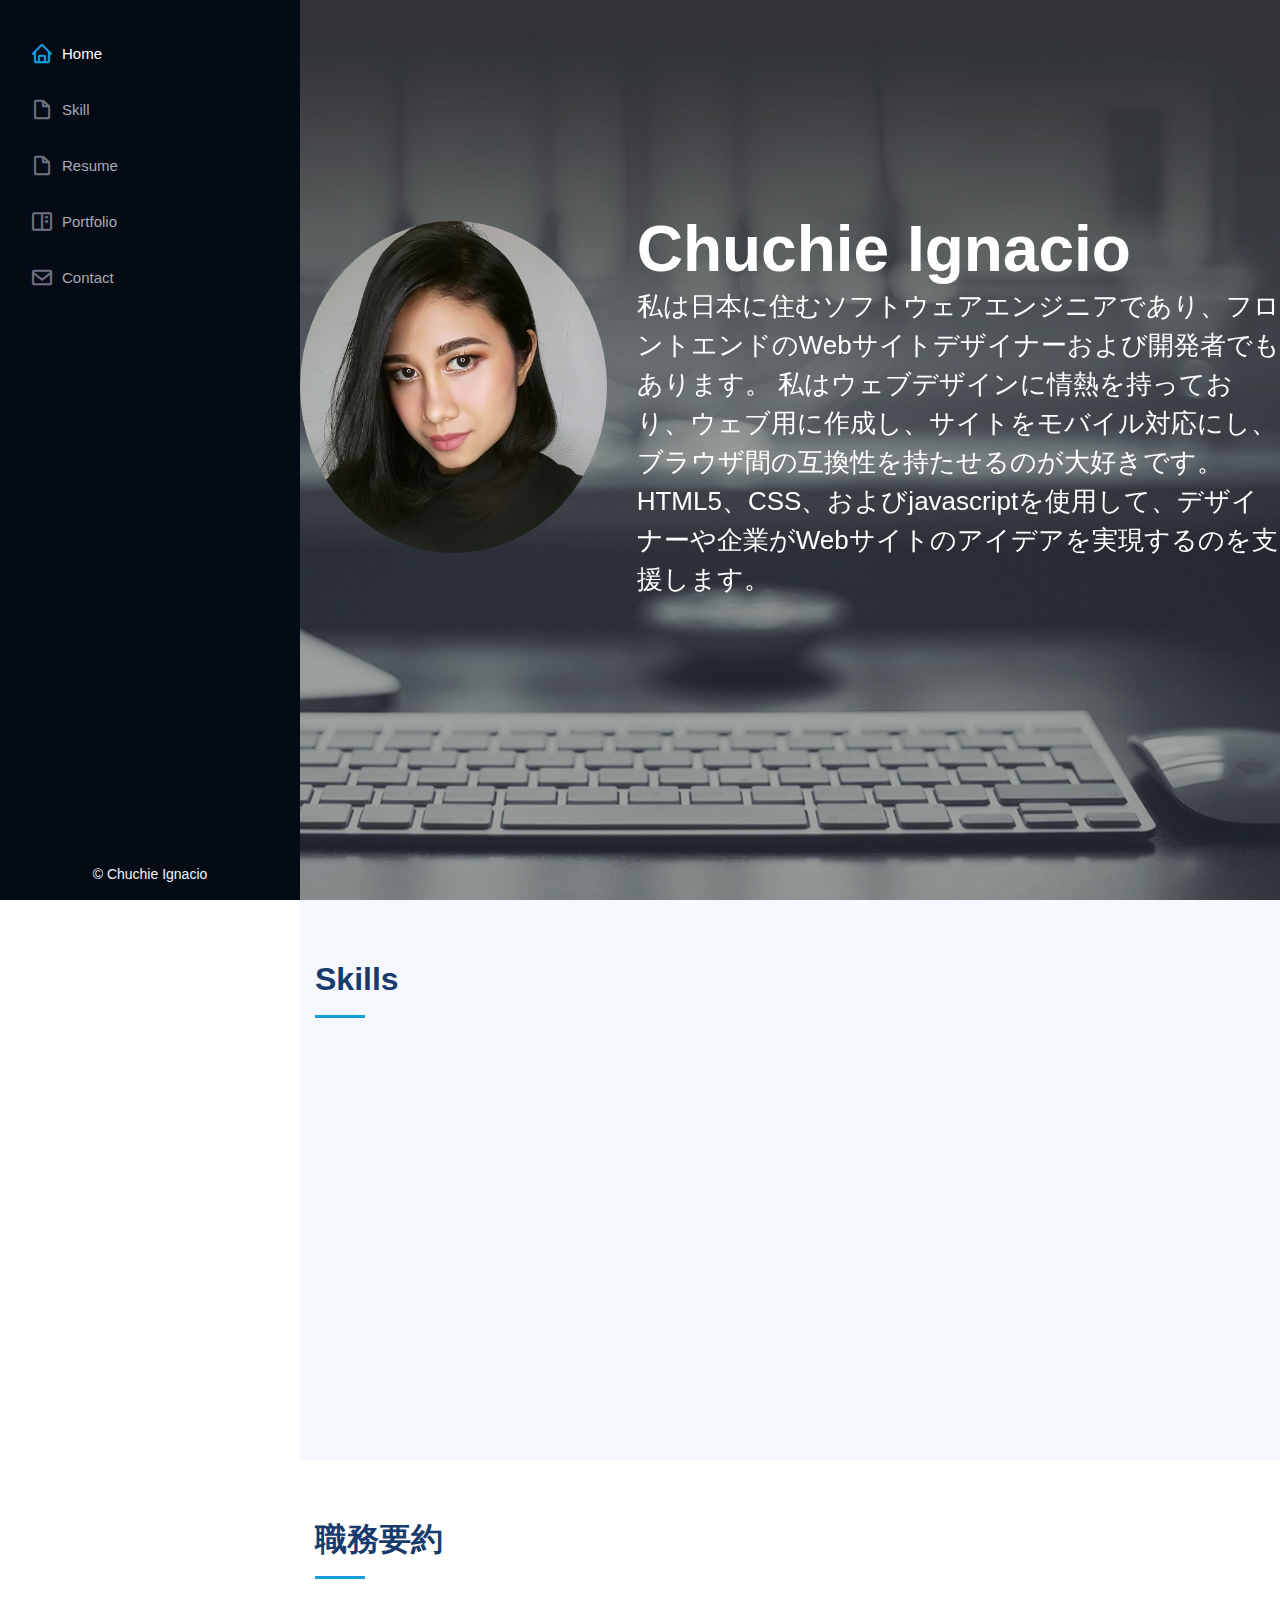
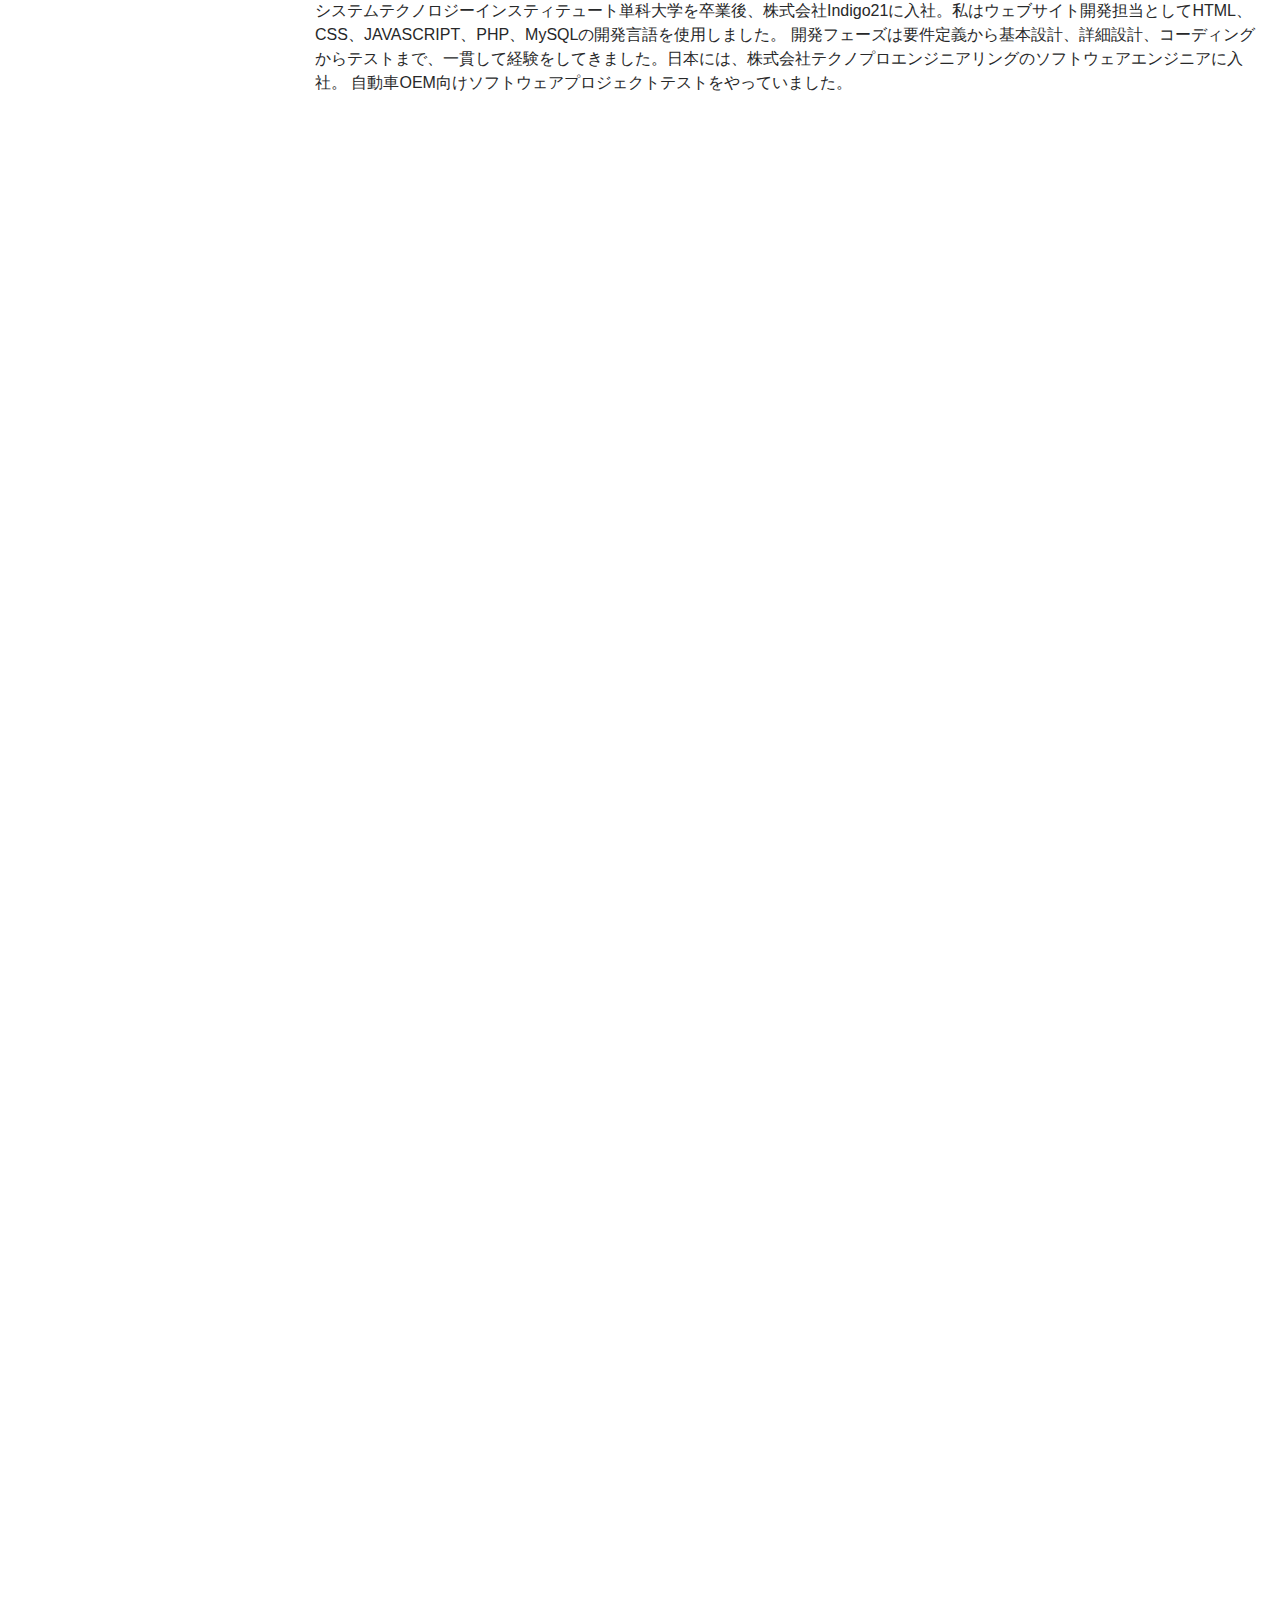
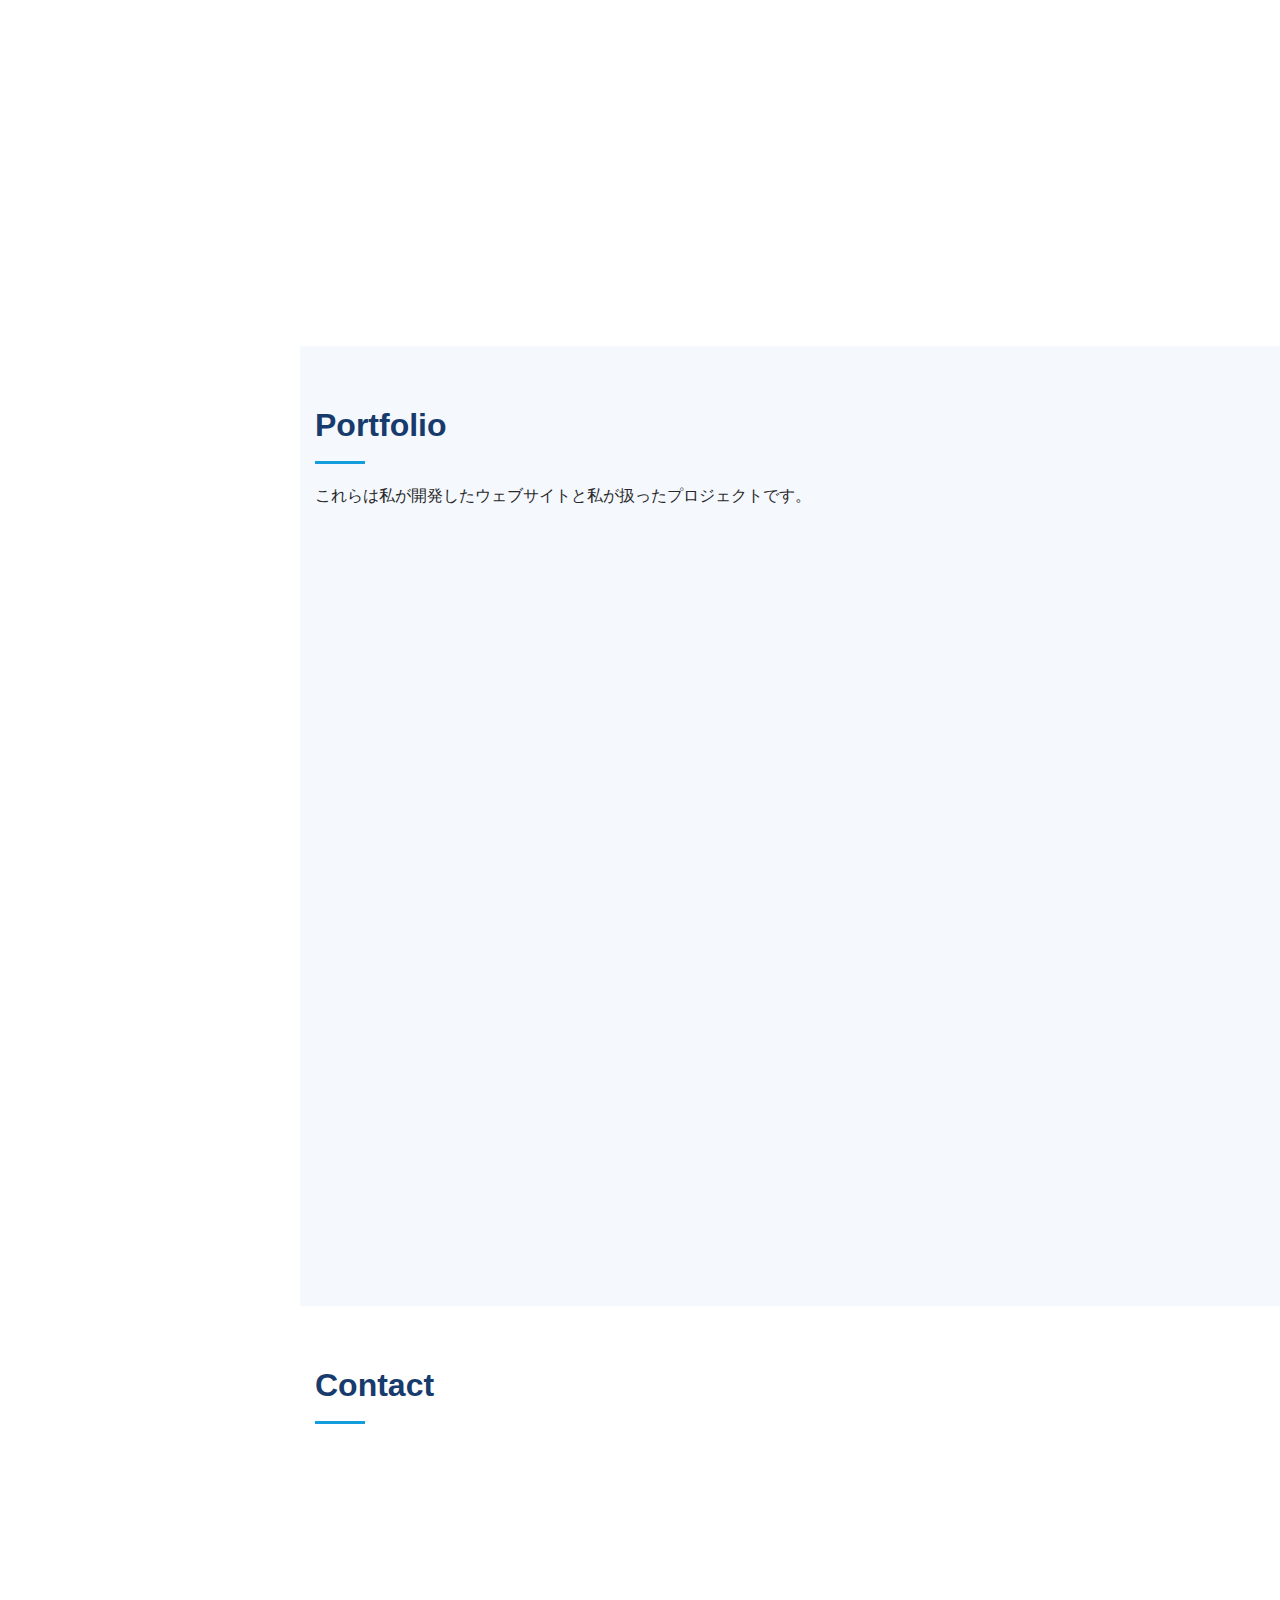
<file: index.html>
<!doctype html>
<html lang = 'en' >
<meta charset='utf-8'>
<meta http-equiv='X-UA-Compatible' content='IE=edge'>
<meta name='viewport' content='width=device-width, initial-scale=1'>
<meta name='description' content=''>
<meta content="" name="keywords">
<meta name='author' content='Chuchie Ignacio'>
<head>
    
    <title>Chuchie Ignacio</title>
      <!-- Favicons -->
  <link href="files/img/favicon.png" rel="icon">
  <link href="files/img/apple-touch-icon.png" rel="apple-touch-icon">



  <!-- Vendor CSS Files -->
  <link href="files/vendor/bootstrap/css/bootstrap.min.css" rel="stylesheet">
  <link href="files/vendor/icofont/icofont.min.css" rel="stylesheet">
  <link href="files/vendor/boxicons/css/boxicons.min.css" rel="stylesheet">
  <link href="files/vendor/venobox/venobox.css" rel="stylesheet">
  <link href="files/vendor/owl.carousel/assets/owl.carousel.min.css" rel="stylesheet">
  <link href="files/vendor/aos/aos.css" rel="stylesheet">

  <!-- CSS  -->
  <link href="files/css/style.css" rel="stylesheet">
    
    <body>

<!-- ======= Mobile nav toggle button ======= -->
<button type="button" class="mobile-nav-toggle d-xl-none"><i class="icofont-navigation-menu"></i></button>

<!-- ======= Header ======= -->
<header id="header">
  <div class="d-flex flex-column">

    

    <nav class="nav-menu">
      <ul>
        <li class="active"><a href="index.html"><i class="bx bx-home"></i> <span>Home</span></a></li>
        <li><a href="#skills"><i class="bx bx-file-blank"></i> <span>Skill</span></a></li>
        <li><a href="#resume"><i class="bx bx-file-blank"></i> <span>Resume</span></a></li>
        <li><a href="#portfolio"><i class="bx bx-book-content"></i> Portfolio</a></li>
        <li><a href="#contact"><i class="bx bx-envelope"></i> Contact</a></li>

      </ul>
    </nav><!-- .nav-menu -->
    <button type="button" class="mobile-nav-toggle d-xl-none"><i class="icofont-navigation-menu"></i></button>

  </div>
</header><!-- End Header -->
<main id="main">
  <!-- ======= Home Section ======= -->
  <section id="home" class="d-flex flex-column justify-content-center align-items-center">
    <div class="home-container" >
        <div class="section-title">
        <div class="row">
          <div class="col-lg-4" data-aos="fade-right">
          <img src="files/img/profile-img.jpg" alt="" class="img-fluid rounded-circle">
          </div>
          <div class="col-lg-8 pt-4 pt-lg-0 content" data-aos="fade-left">
          <h1>Chuchie Ignacio</h1>
        <p> 
            私は日本に住むソフトウェアエンジニアであり、フロントエンドのWebサイトデザイナーおよび開発者でもあります。 
            私はウェブデザインに情熱を持っており、ウェブ用に作成し、サイトをモバイル対応にし、ブラウザ間の互換性を持たせるのが大好きです。 
            HTML5、CSS、およびjavascriptを使用して、デザイナーや企業がWebサイトのアイデアを実現するのを支援します。
        </p>
        </div>
        </div>
    </div>
  </section><!-- End Home -->
      
 <section id="skills" class="skills section-bg"> <!-- start skills -->
      <div class="container">

        <div class="section-title">
          <h2>Skills</h2>
       
        </div>

        <div class="row skills-content">

          <div class="col-sm" data-aos="fade-up">
            <div class="progress">
              <h4>プログラミング言語</h4>
              <span class="skill">HTML5 </span>
              <span class="skill">CSS </span>
              <span class="skill">JavaScript </span>
              <span class="skill">PHP </span>
            </div>
            <div class="progress">
              <h4>ソフトウェア</h4>
              <span class="skill">Filezilla </span>
              <span class="skill">Photoshop </span>
              <span class="skill">Illustrator </span>
              <span class="skill">Adobe Flash </span>
              <span class="skill">Mock ECU </span>
              <span class="skill">SDT-II </span>
            </div>
          </div>

          <div class="col-sm" data-aos="fade-up" data-aos-delay="100">

            <div class="progress">
              <h4>データベース</h4>
              <span class="skill">MySQL </span>
            </div>
            <div class="progress">
              <h4>フレームワーク</h4>
              <span class="skill">Bootsrap </span>
              <span class="skill">Joomla </span>
            </div>
            <div class="progress">
              <h4>知識</h4>
              <span class="skill">Eclipse IDE </span>
              <span class="skill"> Android SQLite </span>
              <span class="skill">Java </span>
              <span class="skill"> PhoneGap </span>
            </div>
          </div>

          <div class="col-sm" data-aos="fade-up" data-aos-delay="100">
            <div class="progress">
            <h4>他の</h4>
            <span class="skill">User Interface Design </span>
            <span class="skill"> Website Development</span>
            <span class="skill">Responsive Web Design </span>
            <span class="skill"> CrossBrowser Compatibility </span>
            <span class="skill">UI and UX testing </span>
            <span class="skill">QA Testing </span>
            </div>
        </div>
        
        </div>
      </div>
      </section> <!-- end skills-- >

<!--------------------- Resume Start ----------------------------------->
      
<section id="resume" class="resume"> 
      <div class="container">

        <div class="section-title">
          <h2>職務要約</h2>
          <p>
              システムテクノロジーインスティテュート単科大学を卒業後、株式会社Indigo21に入社。私はウェブサイト開発担当としてHTML、CSS、JAVASCRIPT、PHP、MySQLの開発言語を使用しました。
              開発フェーズは要件定義から基本設計、詳細設計、コーディングからテストまで、一貫して経験をしてきました。日本には、株式会社テクノプロエンジニアリングのソフトウェアエンジニアに入社。
              自動車OEM向けソフトウェアプロジェクトテストをやっていました。

          </p>
       </div>

        <div class="row">
          <div class="col-lg-6" data-aos="fade-up">

            <h3 class="resume-title">学歴 </h3>
            <div class="resume-item">
              <h4>Bachelor of Science in Information technology</h4>
              <h5>2012 - 2014</h5>
              <p><em>Systems Technology Institute College Bacoor, Philippines</em></p>
              <p>Best in Thesis Awardee - Batch 2014</p>
              <span>THESIS PREPARED:</span>
              <p>ONLINE INVENTORY SYSTEM AND POINT OF SALES WITH INTEGRATION OF MOBILE REPORT ACCESSIBILITY IN ANDROID OS FOR ENIGMA TECHNOLOGIES INC</p>
            </div>
            <div class="resume-item">
              <h4>Associate in Computer Technology</h4>
              <h5>2009 - 2011</h5>
              <p><em>Systems Technology Institute College Bacoor, Philippines</em></p>
              <p>Gradute</p>
            </div>

        </div>
        </div> <!-- end of education-->


        <div class="row">
          <div class="col-lg-6" data-aos="fade-up">
            <h3 class="resume-title">職歴</h3>
            <div class="resume-item">
              <h4>TechnoPro, Inc</h4>
              <h4><em>ソフトウェアエンジニア</em></h4>
              <h5>2018 - Present</h5>
              <p><em>日本 </em></p>
              <b>自動車OEM向けソフトウェアプロジェクト</b>
              <ul>
                <li>Javascriptを使用したユーティリティ通信機能コードテスト</li>
                <li>システム内の準備データの精査とシート作成、サポートの確認、追加、修正<br>
                    <span>（内容：DTC（診断トラブルコード）、バリアント、パラメーター、アクティブテスト、ユーティリティ）</span>
                </li>
                <li>マクロを実行してチェックファイルを作成 </li>
                <li>社内ツールによる通信データの作成</li>
                <li>SDT-IIアプリケーションを使用して準備データの検証およびテスト</li>
                <li>机上検証を通してエビデンスの取得作業を実行</li>
              </ul>
            </div>
            <div class="resume-item">
              <b>CCTVモニタリングのためのシステムプロジェクト</b>
              <ul>
              <li>PhotoshopとIllustratorを使用し、アイコンを作成および設計し、システムの背景を設計しました。</li>
              </ul>
            </div>

            <div class="resume-item">
              <h4>Indigo21</h4>
              <h4><em>ウェブサイト開発者</em></h4>
              <h5>2014 - 2017</h5>
              <p><em>フィリピン </em></p>
              <b>BPO/ITサービス/自動車保険/eラーニング向けのWebサイト開発.</b>
              <ul>
                <li>HTML、CSS、Javascriptを使用し、顧客デザインから合計で25ページ分のモックアップサイトを開発</li>
                <li>モバイル端末での応答性向上に向け、CSSメディアクエリを使用し、カスタムCSSグリッドを作成</li>
                <li>eラーニング以外の各ウェブコンテンツの運用保守及び維持管理</li>
                <li>メールでのキャンペーン広告用にHTMLでメールテンプレートを作成 </li>
                <li>複数のブラウザー環境でウェブサイトの画面出力テストを実施し、各ブラウザーとの互換性を検証 </li>
                <li>縦向きや横向き画面など、複数のモバイル端末下でWebサイトの応答性のテストを実行</li>
              </ul>
            </div>

          </div>
          <div class="col-lg-6" data-aos="fade-up" data-aos-delay="100">
            <h3 class="resume-title">職歴</h3>
            <div class="resume-item">
              <b>自動車保険ウェブ画面及びシステム開発</b>
              <ul>
                <li>PHPとMySQLでサーバーサイドに新規機能の実装</li>
                <li>ユーザー画面の各表示機能も開発 <br>
                    <span>（ログイン表示、ライブチャット機能プラグイン、コールバックフォームのリクエスト機能）</span>
                  </li>
                <li>機能ごとにデバッグ作業を実行</li>
                <li>データベースからの情報検索、ソート、フィルタリング、お呼び表示機能を作成</li>
                <li>データベースの機能テストを実施し、Webサイトとデータベース間の操作がちゃんと機能するかを検証</li>
              </ul>
            </div>
            <div class="resume-item">
              <b>Phonegapを使用したハイブリッドモバイルアプリケーションテスト</b>
              <ul>
              <li>複数のAndroid端末下でアプリケーションの作動テストを実行</li>
                <li>アプリケーションのモバイルデバイスでUIとUXが正常に動作するかを検証</li>
                <li>メニュー、ログイン、登録ページのテストを実行</li>
                <li>ユーザー側からアプリケーションからの注文時に取り行われるデータトランザクションをテスト</li>
                <li>APKをGooglePlayにアップロードしてアプリをリリース</li>
                <li>申請書の発行手続き用マニュアルを作成</li>
              </ul>
            </div>
            <div class="resume-item">
              <b>eラーニングサービス企業及びBPO企業向けのアイコン/ウェブリーフレットのグラフィックデザイン</b>
              <ul>
              <li>Illustratorを使用してeラーニング用のアイコンを作成</li>
                <li>Photoshopを使用してリーフレットの作成</li>
                <li>イラストレーターとフォトショップの両方を使用して、会社イベントのテーマを作成</li>
              </ul>
            </div>
             <div class="resume-item">
              <b>Androidアプリ開発（Java）</b>
              <ul>
              　<li>Eclipse IDEツール環境を使用してアプリケーションの関数をコーディングし、AndroidSQLiteを使用してを表示画面しました。</li>
                <li>写真を撮ったり、画面に写真を表示したりするなど、アプリのカメラ用の機能を作成しました。</li>
                <li>6ヶ月後、私はウェブサイトの開発と作成に移りました。</li>
              </ul>
            </div>
           
          </div>

      </div>
    </section>
    <!--------------------- Resume END----------------------------------->
    
   <!--------------------- Portfolio Start----------------------------------->
    
    <section id="portfolio" class="portfolio section-bg">
      <div class="container">

        <div class="section-title">
          <h2>Portfolio</h2>
          <p>これらは私が開発したウェブサイトと私が扱ったプロジェクトです。</p>
        </div>

        <div class="row" data-aos="fade-up">
          <div class="col-lg-12 d-flex justify-content-center">
            <ul id="portfolio-flters">
              <li data-filter="*" class="filter-active">All</li>
              <li data-filter=".filter-app">App</li>
              <li data-filter=".filter-web">Web</li>
              <li data-filter=".filter-icon">Icons</li>
            </ul>
          </div>
        </div>

        <div class="row portfolio-container" data-aos="fade-up" data-aos-delay="100">

          <div class="col-lg-4 col-md-6 portfolio-item filter-web">
            <a href="portfolio-details-in21.html" title="View More" >
              <div class="portfolio-wrap">
                <img src="files/img/portfolio/portfolio-1.png" class="img-fluid" alt="">
              </div>
            </a>
          </div>

          <div class="col-lg-4 col-md-6 portfolio-item filter-web">
            <a href="portfolio-details-ooh.html" title="View More">
              <div class="portfolio-wrap">
                <img src="files/img/portfolio/portfolio-2.png" class="img-fluid" alt="">
              </div>
            </a>
          </div>

          <div class="col-lg-4 col-md-6 portfolio-item filter-web">
            <a href="portfolio-details-web3.html" title="View More">
              <div class="portfolio-wrap">
                <img src="files/img/portfolio/portfolio-3.png" class="img-fluid" alt="">
              </div>
            </a>
          </div>

          <div class="col-lg-4 col-md-6 portfolio-item filter-web">
            <a href="portfolio-details-web4.html" title="View More">
              <div class="portfolio-wrap">
                <img src="files/img/portfolio/portfolio-4.png" class="img-fluid" alt="">
              </div>
            </a>
          </div>

          <div class="col-lg-4 col-md-6 portfolio-item filter-web">
            <a href="portfolio-details-web5.html" title="View More">
              <div class="portfolio-wrap">
                  <img src="files/img/portfolio/portfolio-5.jpg" class="img-fluid" alt="">
              </div>
            </a>
          </div>

          <div class="col-lg-4 col-md-6 portfolio-item filter-web">
            <a href="portfolio-details-web6.html" title="View More">
              <div class="portfolio-wrap">
                <img src="files/img/portfolio/portfolio-6.jpg" class="img-fluid" alt="">
              </div>
            </a>
          </div>

          <div class="col-lg-4 col-md-6 portfolio-item filter-app">
            <a href="portfolio-details-app1.html" title="View More">
                <div class="portfolio-wrap">
                  <img src="files/img/portfolio/portfolio-7.jpg" class="img-fluid" alt="">
                </div>
            </a>
          </div>

           <div class="col-lg-4 col-md-6 portfolio-item filter-icon">
              <a href="portfolio-details-icon.html" title="View More">
                <div class="portfolio-wrap">
                  <img src="files/img/portfolio/elearning.png" class="img-fluid" alt="">
                </div>
              </a>
          </div>

          <div class="col-lg-4 col-md-6 portfolio-item filter-icon">
            <a href="portfolio-layoutdesign.html" title="View More">
                <div class="portfolio-wrap">
                  <img src="files/img/portfolio/portfolio-8.png" class="img-fluid" alt="">
                </div>
            </a>
          </div>
        </div>
      </div>
    </section>
   <!--------------------- Portfolio END----------------------------------->
<section id="contact" class="contact">
      <div class="container">

        <div class="section-title">
          <h2>Contact</h2>
         
        </div>

        <div class="row" data-aos="fade-in">

          <div class="col-lg-8 d-flex align-items-stretch">
            <div class="info">
              <div class="address">
                <i class="icofont-google-map"></i>
                <h4>Location:</h4>
                <p>Ibaraki Mito, Japan</p>
              </div>

              <div class="email">
                <i class="icofont-envelope"></i>
                <h4>Email:</h4>
                <p>chuchie_ignacio@yahoo.com</p>
              </div>

              <div class="phone">
                <i class="icofont-phone"></i>
                <h4>Call:</h4>
                <p>(+80) 070-3141-3921</p>
              </div>
            </div>
          </div>
        </div>
      </div>
    </section>
    <!--------------------- Contact END----------------------------------->
      
      </main><!-- End #main -->

  <!-- ======= Footer ======= -->
  <footer id="footer">
    <div class="container">
      <div class="copyright">
        &copy; Chuchie Ignacio
      </div>
    
    </div>
  </footer><!-- End  Footer -->

  <a href="#" class="back-to-top"><i class="icofont-simple-up"></i></a>
<script src="files/vendor/jquery/jquery.min.js"></script>
  <script src="files/vendor/bootstrap/js/bootstrap.bundle.min.js"></script>
  <script src="files/vendor/jquery.easing/jquery.easing.min.js"></script>
  <script src="files/vendor/php-email-form/validate.js"></script>
  <script src="files/vendor/waypoints/jquery.waypoints.min.js"></script>
  <script src="files/vendor/counterup/counterup.min.js"></script>
  <script src="files/vendor/isotope-layout/isotope.pkgd.min.js"></script>
  <script src="files/vendor/venobox/venobox.min.js"></script>
  <script src="files/vendor/owl.carousel/owl.carousel.min.js"></script>
  <script src="files/vendor/typed.js/typed.min.js"></script>
  <script src="files/vendor/aos/aos.js"></script>

  <!-- Template Main JS File -->
  <script src="files/js/main.js"></script>


</html>
</file>
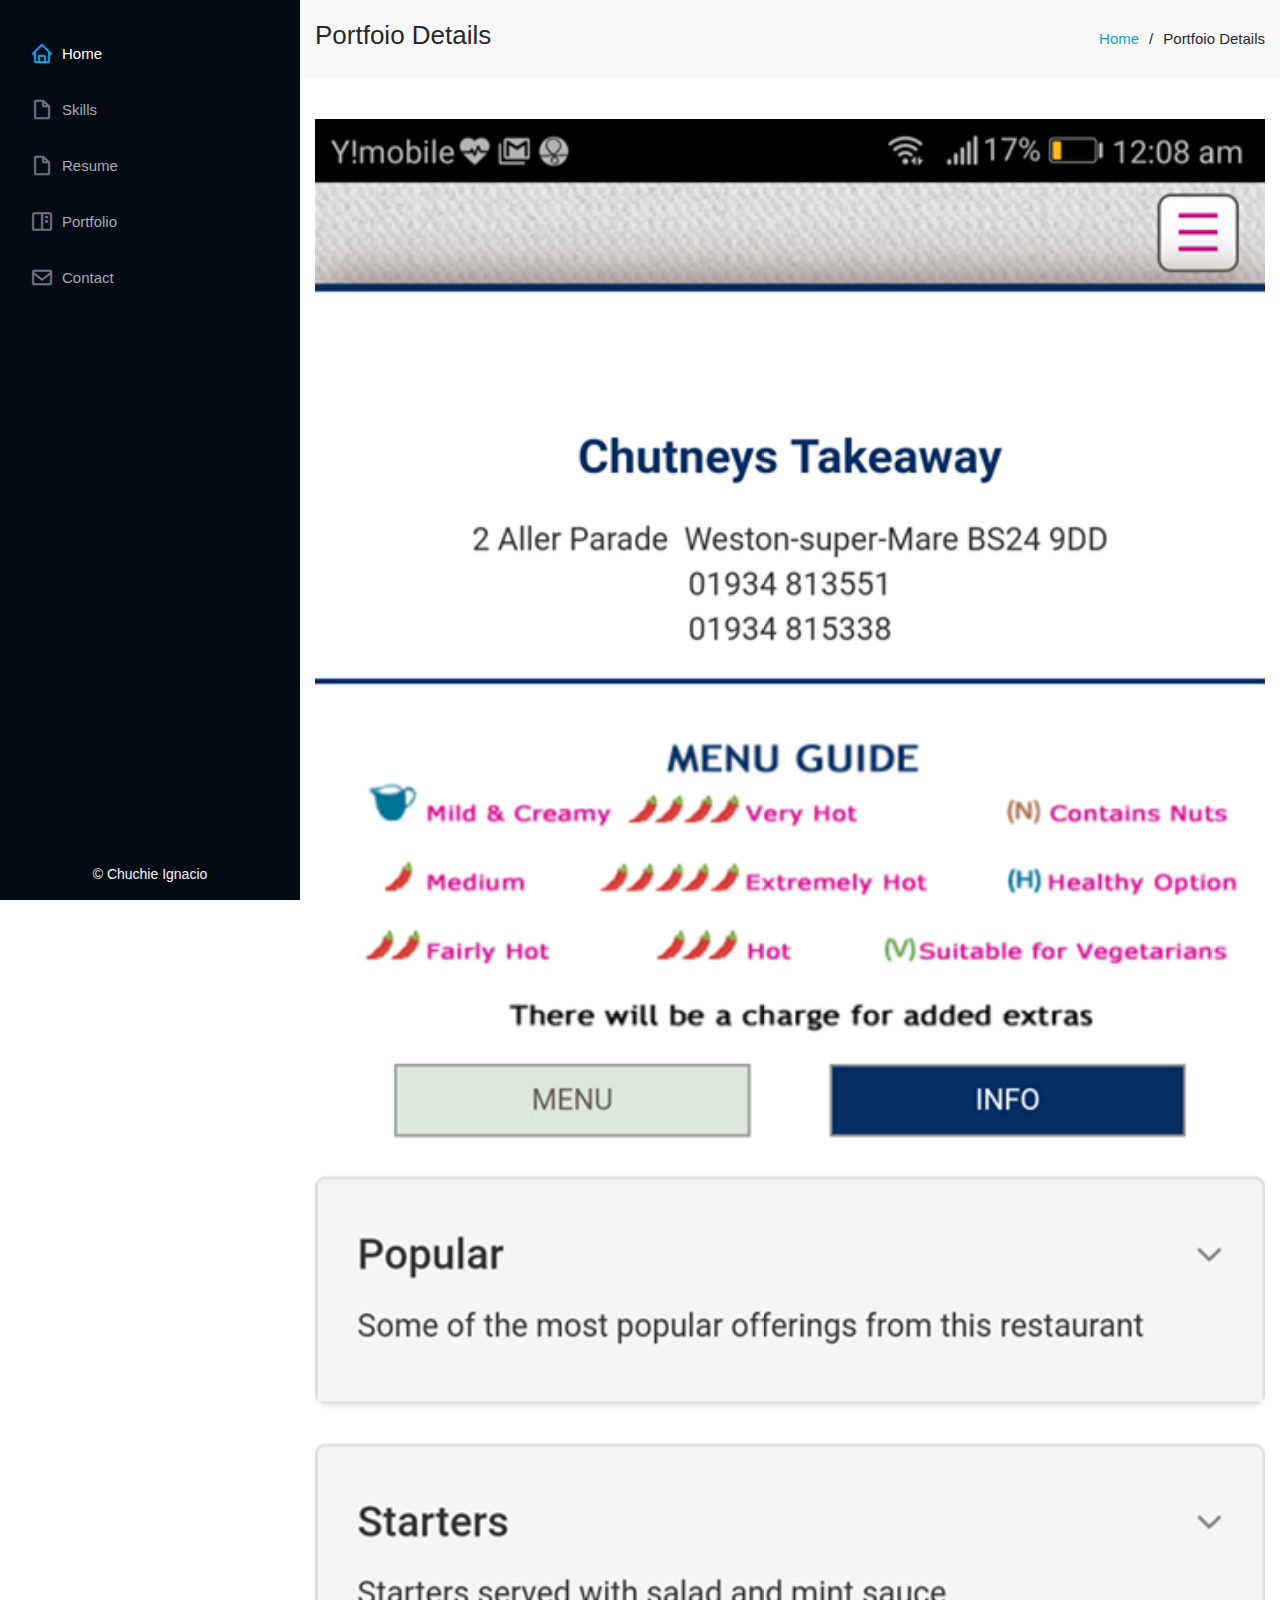
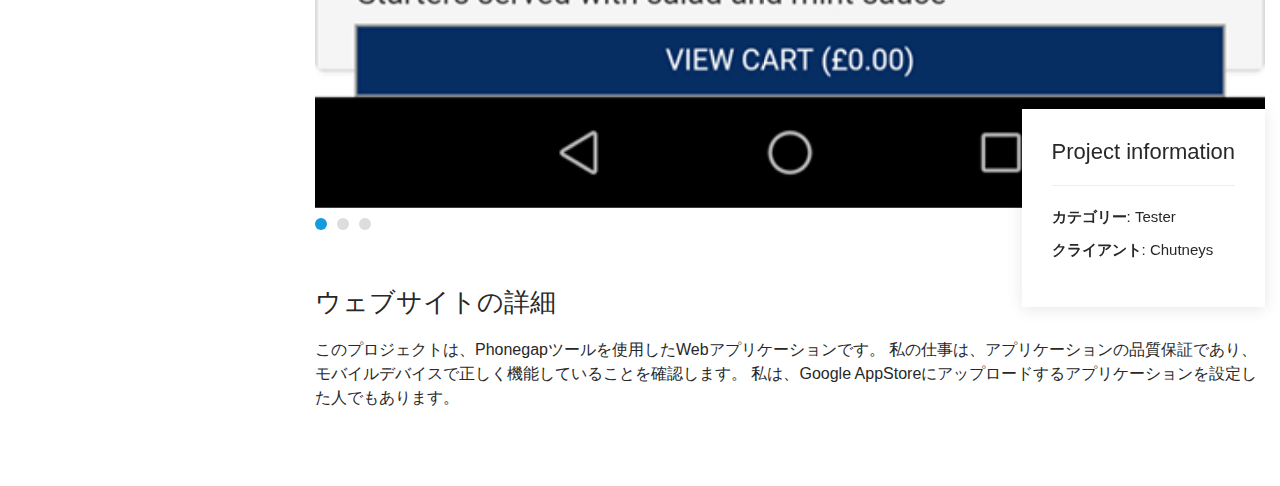
<file: portfolio-details-app1.html>
<!doctype html>
<html lang = 'en' >
<meta charset='utf-8'>
<meta http-equiv='X-UA-Compatible' content='IE=edge'>
<meta name='viewport' content='width=device-width, initial-scale=1'>
<meta name='description' content=''>
<meta content="" name="keywords">
<meta name='author' content='Chuchie Ignacio'>
<head>
    
    <title>Chuchie Ignacio</title>
      <!-- Favicons -->
  <link href="files/img/favicon.png" rel="icon">
  <link href="files/img/apple-touch-icon.png" rel="apple-touch-icon">


  <!-- Vendor CSS Files -->
  <link href="files/vendor/bootstrap/css/bootstrap.min.css" rel="stylesheet">
  <link href="files/vendor/icofont/icofont.min.css" rel="stylesheet">
  <link href="files/vendor/boxicons/css/boxicons.min.css" rel="stylesheet">
  <link href="files/vendor/venobox/venobox.css" rel="stylesheet">
  <link href="files/vendor/owl.carousel/assets/owl.carousel.min.css" rel="stylesheet">
  <link href="files/vendor/aos/aos.css" rel="stylesheet">

  <!-- CSS  -->
  <link href="files/css/style.css" rel="stylesheet">

    
</head>
<body>
<!-- ======= Mobile nav toggle button ======= -->
<button type="button" class="mobile-nav-toggle d-xl-none"><i class="icofont-navigation-menu"></i></button>

<!-- ======= Header ======= -->
<header id="header">
  <div class="d-flex flex-column">

    

    <nav class="nav-menu">
      <ul>
        <li class="active"><a href="index.html"><i class="bx bx-home"></i> <span>Home</span></a></li>
        <li><a href="index.html#skills"><i class="bx bx-file-blank"></i> <span>Skills</span></a></li>
        <li><a href="index.html#resume"><i class="bx bx-file-blank"></i> <span>Resume</span></a></li>
        <li><a href="index.html#portfolio"><i class="bx bx-book-content"></i> Portfolio</a></li>
        <li><a href="index.html#contact"><i class="bx bx-envelope"></i> Contact</a></li>

      </ul>
    </nav><!-- .nav-menu -->
    <button type="button" class="mobile-nav-toggle d-xl-none"><i class="icofont-navigation-menu"></i></button>

  </div>
</header><!-- End Header -->

<main id="main">
<!-- ======= Breadcrumbs ======= -->
<section id="breadcrumbs" class="breadcrumbs">
  <div class="container">

    <div class="d-flex justify-content-between align-items-center">
      <h2>Portfoio Details</h2>
      <ol>
        <li><a href="index.html">Home</a></li>
        <li>Portfoio Details</li>
      </ol>
    </div>

  </div>
</section><!-- End Breadcrumbs -->

<!-- ======= Portfolio Details Section ======= -->
<section id="portfolio-details" class="portfolio-details">
  <div class="container">

    <div class="portfolio-details-container">

      <div class="owl-carousel portfolio-details-carousel">
        <img src="files/img/portfolio/chutneys01.png" class="img-fluid" alt="">
        <img src="files/img/portfolio/chutneys02.png" class="img-fluid" alt="">
        <img src="files/img/portfolio/chutneys03.png" class="img-fluid" alt="">

      </div>

      <div class="portfolio-info">
        <h3>Project information</h3>
        <ul>
          <li><strong>カテゴリー</strong>: Tester</li>
          <li><strong>クライアント</strong>: Chutneys</li>
        </ul>
      </div>

    </div>

    <div class="portfolio-description">
      <h2>ウェブサイトの詳細</h2>
      <p>
          このプロジェクトは、Phonegapツールを使用したWebアプリケーションです。 私の仕事は、アプリケーションの品質保証であり、モバイルデバイスで正しく機能していることを確認します。 
          私は、Google AppStoreにアップロードするアプリケーションを設定した人でもあります。
     </p>
    
    </div>

  </div>
</section><!-- End Portfolio Details Section -->

</main><!-- End #main -->

<!-- ======= Footer ======= -->
<footer id="footer">
  <div class="container">
    <div class="copyright">
      &copy; Chuchie Ignacio
    </div>
  
  </div>
</footer><!-- End  Footer -->

<a href="#" class="back-to-top"><i class="icofont-simple-up"></i></a>
<script src="files/vendor/jquery/jquery.min.js"></script>
<script src="files/vendor/bootstrap/js/bootstrap.bundle.min.js"></script>
<script src="files/vendor/jquery.easing/jquery.easing.min.js"></script>
<script src="files/vendor/php-email-form/validate.js"></script>
<script src="files/vendor/waypoints/jquery.waypoints.min.js"></script>
<script src="files/vendor/counterup/counterup.min.js"></script>
<script src="files/vendor/isotope-layout/isotope.pkgd.min.js"></script>
<script src="files/vendor/venobox/venobox.min.js"></script>
<script src="files/vendor/owl.carousel/owl.carousel.min.js"></script>
<script src="files/vendor/typed.js/typed.min.js"></script>
<script src="files/vendor/aos/aos.js"></script>

<!-- Template Main JS File -->
<script src="files/js/main.js"></script>


</body>

</html>
</file>
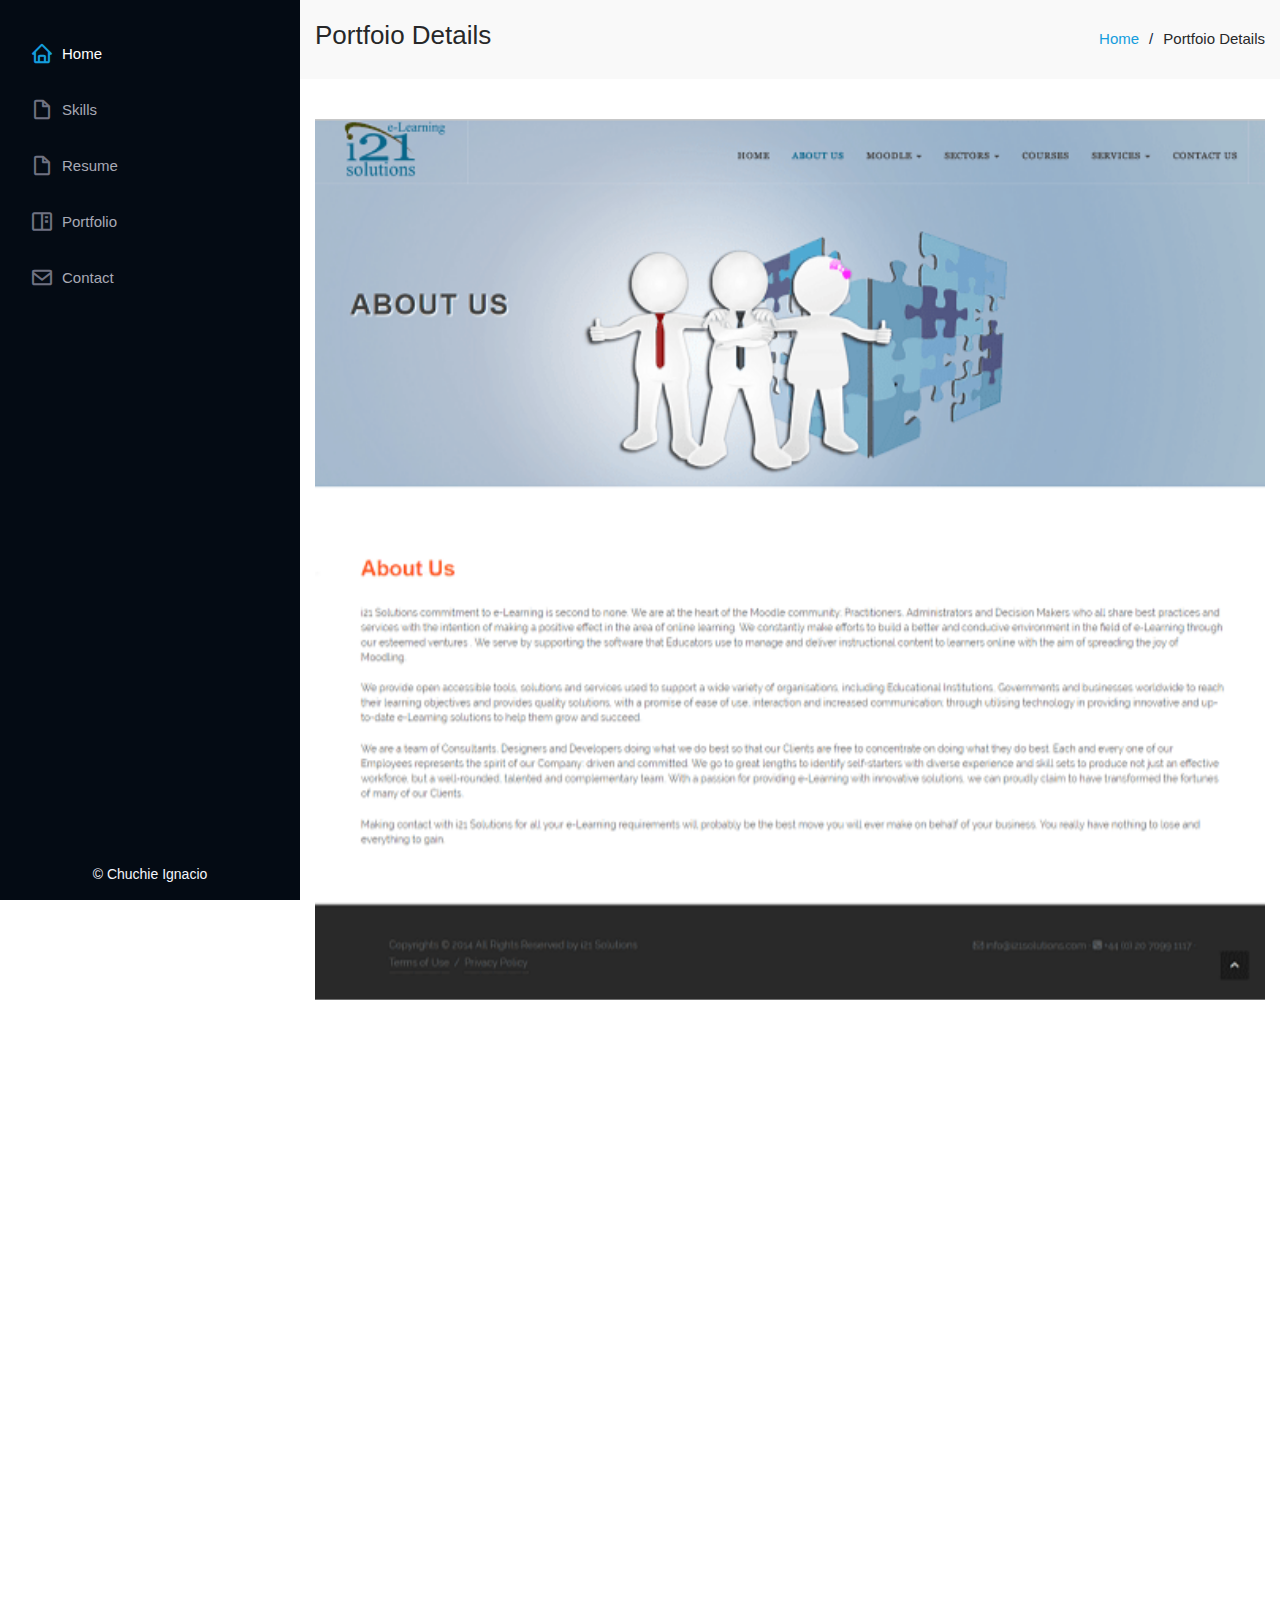
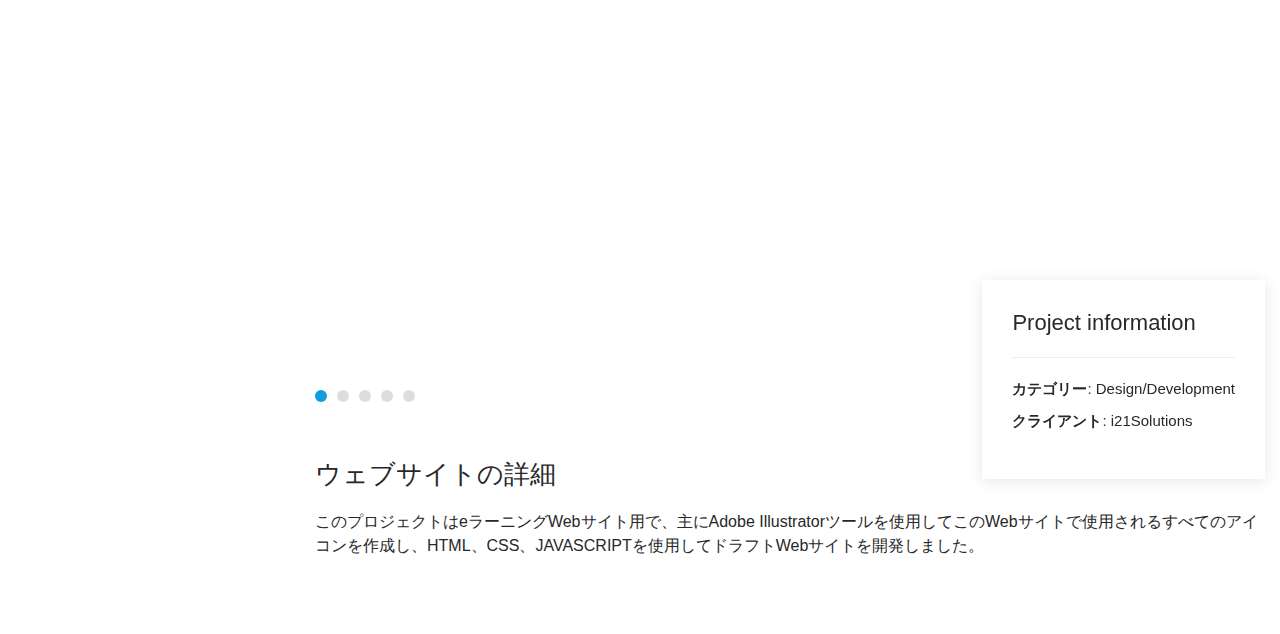
<file: portfolio-details-icon.html>
<!doctype html>
<html lang = 'en' >
<meta charset='utf-8'>
<meta http-equiv='X-UA-Compatible' content='IE=edge'>
<meta name='viewport' content='width=device-width, initial-scale=1'>
<meta name='description' content=''>
<meta content="" name="keywords">
<meta name='author' content='Chuchie Ignacio'>
<head>
    
    <title>Chuchie Ignacio</title>
      <!-- Favicons -->
  <link href="files/img/favicon.png" rel="icon">
  <link href="files/img/apple-touch-icon.png" rel="apple-touch-icon">


  <!-- Vendor CSS Files -->
  <link href="files/vendor/bootstrap/css/bootstrap.min.css" rel="stylesheet">
  <link href="files/vendor/icofont/icofont.min.css" rel="stylesheet">
  <link href="files/vendor/boxicons/css/boxicons.min.css" rel="stylesheet">
  <link href="files/vendor/venobox/venobox.css" rel="stylesheet">
  <link href="files/vendor/owl.carousel/assets/owl.carousel.min.css" rel="stylesheet">
  <link href="files/vendor/aos/aos.css" rel="stylesheet">

  <!-- CSS  -->
  <link href="files/css/style.css" rel="stylesheet">

    
</head>
<body>
<!-- ======= Mobile nav toggle button ======= -->
<button type="button" class="mobile-nav-toggle d-xl-none"><i class="icofont-navigation-menu"></i></button>

<!-- ======= Header ======= -->
<header id="header">
  <div class="d-flex flex-column">

    

    <nav class="nav-menu">
      <ul>
        <li class="active"><a href="index.html"><i class="bx bx-home"></i> <span>Home</span></a></li>
        <li><a href="index.html#skills"><i class="bx bx-file-blank"></i> <span>Skills</span></a></li>
        <li><a href="index.html#resume"><i class="bx bx-file-blank"></i> <span>Resume</span></a></li>
        <li><a href="index.html#portfolio"><i class="bx bx-book-content"></i> Portfolio</a></li>
        <li><a href="index.html#contact"><i class="bx bx-envelope"></i> Contact</a></li>

      </ul>
    </nav><!-- .nav-menu -->
    <button type="button" class="mobile-nav-toggle d-xl-none"><i class="icofont-navigation-menu"></i></button>

  </div>
</header><!-- End Header -->

<main id="main">
<!-- ======= Breadcrumbs ======= -->
<section id="breadcrumbs" class="breadcrumbs">
  <div class="container">

    <div class="d-flex justify-content-between align-items-center">
      <h2>Portfoio Details</h2>
      <ol>
        <li><a href="index.html">Home</a></li>
        <li>Portfoio Details</li>
      </ol>
    </div>

  </div>
</section><!-- End Breadcrumbs -->
<!-- ======= Portfolio Details Section ======= -->
<section id="portfolio-details" class="portfolio-details">
  <div class="container">

    <div class="portfolio-details-container">

      <div class="owl-carousel portfolio-details-carousel">
        <img src="files/img/portfolio/elearning2.png" class="img-fluid" alt="">
        <img src="files/img/portfolio/elearning3.png" class="img-fluid" alt="">
        <img src="files/img/portfolio/elearning4.png" class="img-fluid" alt="">
        <img src="files/img/portfolio/elearning5.png" class="img-fluid" alt="">
        <img src="files/img/portfolio/elearning6.png" class="img-fluid" alt="">

      </div>

      <div class="portfolio-info">
        <h3>Project information</h3>
        <ul>
          <li><strong>カテゴリー</strong>: Design/Development</li>
          <li><strong>クライアント</strong>: i21Solutions</li>
        </ul>
      </div>

    </div>

    <div class="portfolio-description">
      <h2>ウェブサイトの詳細</h2>
      <p>
      このプロジェクトはeラーニングWebサイト用で、主にAdobe Illustratorツールを使用してこのWebサイトで使用されるすべてのアイコンを作成し、HTML、CSS、JAVASCRIPTを使用してドラフトWebサイトを開発しました。
      </p>
    </div>

  </div>
</section><!-- End Portfolio Details Section -->
</main><!-- End #main -->

<!-- ======= Footer ======= -->
<footer id="footer">
  <div class="container">
    <div class="copyright">
      &copy; Chuchie Ignacio
    </div>
  
  </div>
</footer><!-- End  Footer -->

<a href="#" class="back-to-top"><i class="icofont-simple-up"></i></a>
<script src="files/vendor/jquery/jquery.min.js"></script>
<script src="files/vendor/bootstrap/js/bootstrap.bundle.min.js"></script>
<script src="files/vendor/jquery.easing/jquery.easing.min.js"></script>
<script src="files/vendor/php-email-form/validate.js"></script>
<script src="files/vendor/waypoints/jquery.waypoints.min.js"></script>
<script src="files/vendor/counterup/counterup.min.js"></script>
<script src="files/vendor/isotope-layout/isotope.pkgd.min.js"></script>
<script src="files/vendor/venobox/venobox.min.js"></script>
<script src="files/vendor/owl.carousel/owl.carousel.min.js"></script>
<script src="files/vendor/typed.js/typed.min.js"></script>
<script src="files/vendor/aos/aos.js"></script>

<!-- Template Main JS File -->
<script src="files/js/main.js"></script>

</body>

</html>
</file>
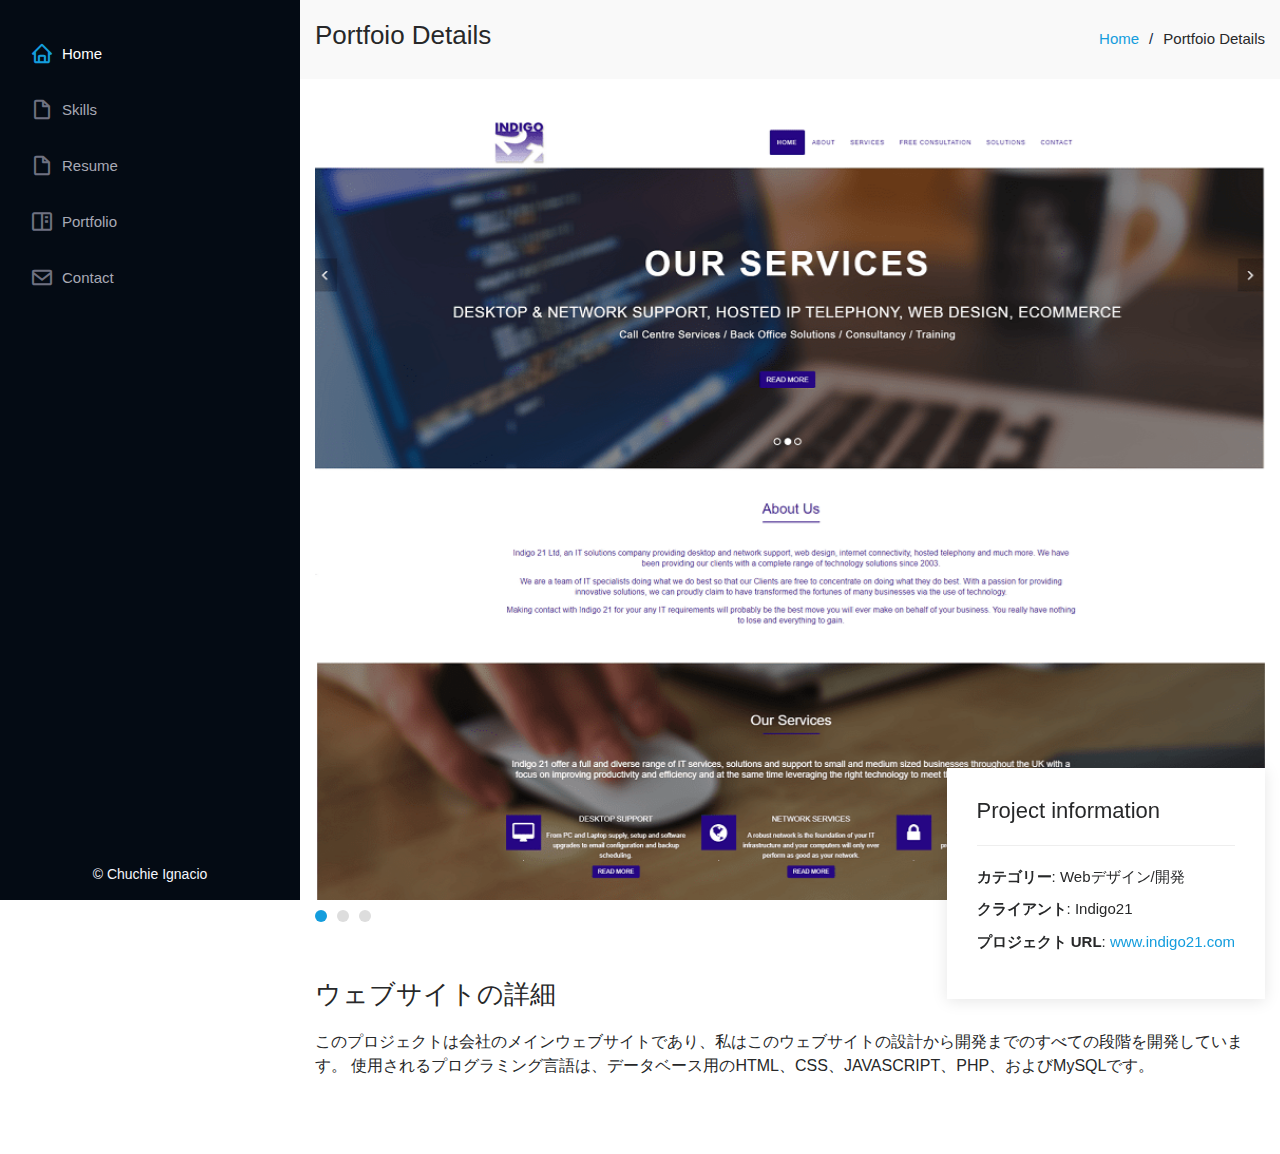
<file: portfolio-details-in21.html>
<!doctype html>
<html lang = 'en' >
<meta charset='utf-8'>
<meta http-equiv='X-UA-Compatible' content='IE=edge'>
<meta name='viewport' content='width=device-width, initial-scale=1'>
<meta name='description' content=''>
<meta content="" name="keywords">
<meta name='author' content='Chuchie Ignacio'>
<head>
    
    <title>Chuchie Ignacio</title>
      <!-- Favicons -->
  <link href="files/img/favicon.png" rel="icon">
  <link href="files/img/apple-touch-icon.png" rel="apple-touch-icon">


  <!-- Vendor CSS Files -->
  <link href="files/vendor/bootstrap/css/bootstrap.min.css" rel="stylesheet">
  <link href="files/vendor/icofont/icofont.min.css" rel="stylesheet">
  <link href="files/vendor/boxicons/css/boxicons.min.css" rel="stylesheet">
  <link href="files/vendor/venobox/venobox.css" rel="stylesheet">
  <link href="files/vendor/owl.carousel/assets/owl.carousel.min.css" rel="stylesheet">
  <link href="files/vendor/aos/aos.css" rel="stylesheet">

  <!-- CSS  -->
  <link href="files/css/style.css" rel="stylesheet">

    
</head>
<body>
<!-- ======= Mobile nav toggle button ======= -->
<button type="button" class="mobile-nav-toggle d-xl-none"><i class="icofont-navigation-menu"></i></button>

<!-- ======= Header ======= -->
<header id="header">
  <div class="d-flex flex-column">

    

    <nav class="nav-menu">
      <ul>
        <li class="active"><a href="index.html"><i class="bx bx-home"></i> <span>Home</span></a></li>
        <li><a href="index.html#skills"><i class="bx bx-file-blank"></i> <span>Skills</span></a></li>
        <li><a href="index.html#resume"><i class="bx bx-file-blank"></i> <span>Resume</span></a></li>
        <li><a href="index.html#portfolio"><i class="bx bx-book-content"></i> Portfolio</a></li>
        <li><a href="index.html#contact"><i class="bx bx-envelope"></i> Contact</a></li>

      </ul>
    </nav><!-- .nav-menu -->
    <button type="button" class="mobile-nav-toggle d-xl-none"><i class="icofont-navigation-menu"></i></button>

  </div>
</header><!-- End Header -->

<main id="main">
<!-- ======= Breadcrumbs ======= -->
<section id="breadcrumbs" class="breadcrumbs">
  <div class="container">

    <div class="d-flex justify-content-between align-items-center">
      <h2>Portfoio Details</h2>
      <ol>
        <li><a href="index.html">Home</a></li>
        <li>Portfoio Details</li>
      </ol>
    </div>

  </div>
</section><!-- End Breadcrumbs -->

<!-- ======= Portfolio Details Section ======= -->
<section id="portfolio-details" class="portfolio-details">
  <div class="container">

    <div class="portfolio-details-container">

      <div class="owl-carousel portfolio-details-carousel">
        <img src="files/img/portfolio/indigo21-1.png" class="img-fluid" alt="">
        <img src="files/img/portfolio/indigo21-2.png" class="img-fluid" alt="">
        <img src="files/img/portfolio/indigo21-3.png" class="img-fluid" alt="">
      </div>

      <div class="portfolio-info">
        <h3>Project information</h3>
        <ul>
          <li><strong>カテゴリー</strong>: Webデザイン/開発</li>
          <li><strong>クライアント</strong>: Indigo21</li>
          <li><strong>プロジェクト URL</strong>: <a href="http://www.indigo21.com/">www.indigo21.com</a></li>
        </ul>
      </div>

    </div>

    <div class="portfolio-description">
      <h2>ウェブサイトの詳細</h2>
      <p>
       このプロジェクトは会社のメインウェブサイトであり、私はこのウェブサイトの設計から開発までのすべての段階を開発しています。
        使用されるプログラミング言語は、データベース用のHTML、CSS、JAVASCRIPT、PHP、およびMySQLです。
      </p>
    </div>

  </div>
</section><!-- End Portfolio Details Section -->

</main><!-- End #main -->


<!-- ======= Footer ======= -->
<footer id="footer">
    <div class="container">
      <div class="copyright">
        &copy; Chuchie Ignacio
      </div>
    
    </div>
  </footer><!-- End  Footer -->
  
  <a href="#" class="back-to-top"><i class="icofont-simple-up"></i></a>
  <script src="files/vendor/jquery/jquery.min.js"></script>
  <script src="files/vendor/bootstrap/js/bootstrap.bundle.min.js"></script>
  <script src="files/vendor/jquery.easing/jquery.easing.min.js"></script>
  <script src="files/vendor/php-email-form/validate.js"></script>
  <script src="files/vendor/waypoints/jquery.waypoints.min.js"></script>
  <script src="files/vendor/counterup/counterup.min.js"></script>
  <script src="files/vendor/isotope-layout/isotope.pkgd.min.js"></script>
  <script src="files/vendor/venobox/venobox.min.js"></script>
  <script src="files/vendor/owl.carousel/owl.carousel.min.js"></script>
  <script src="files/vendor/typed.js/typed.min.js"></script>
  <script src="files/vendor/aos/aos.js"></script>
  
  <!-- Template Main JS File -->
  <script src="files/js/main.js"></script>
  
  
  </body>
  
  </html>
</file>
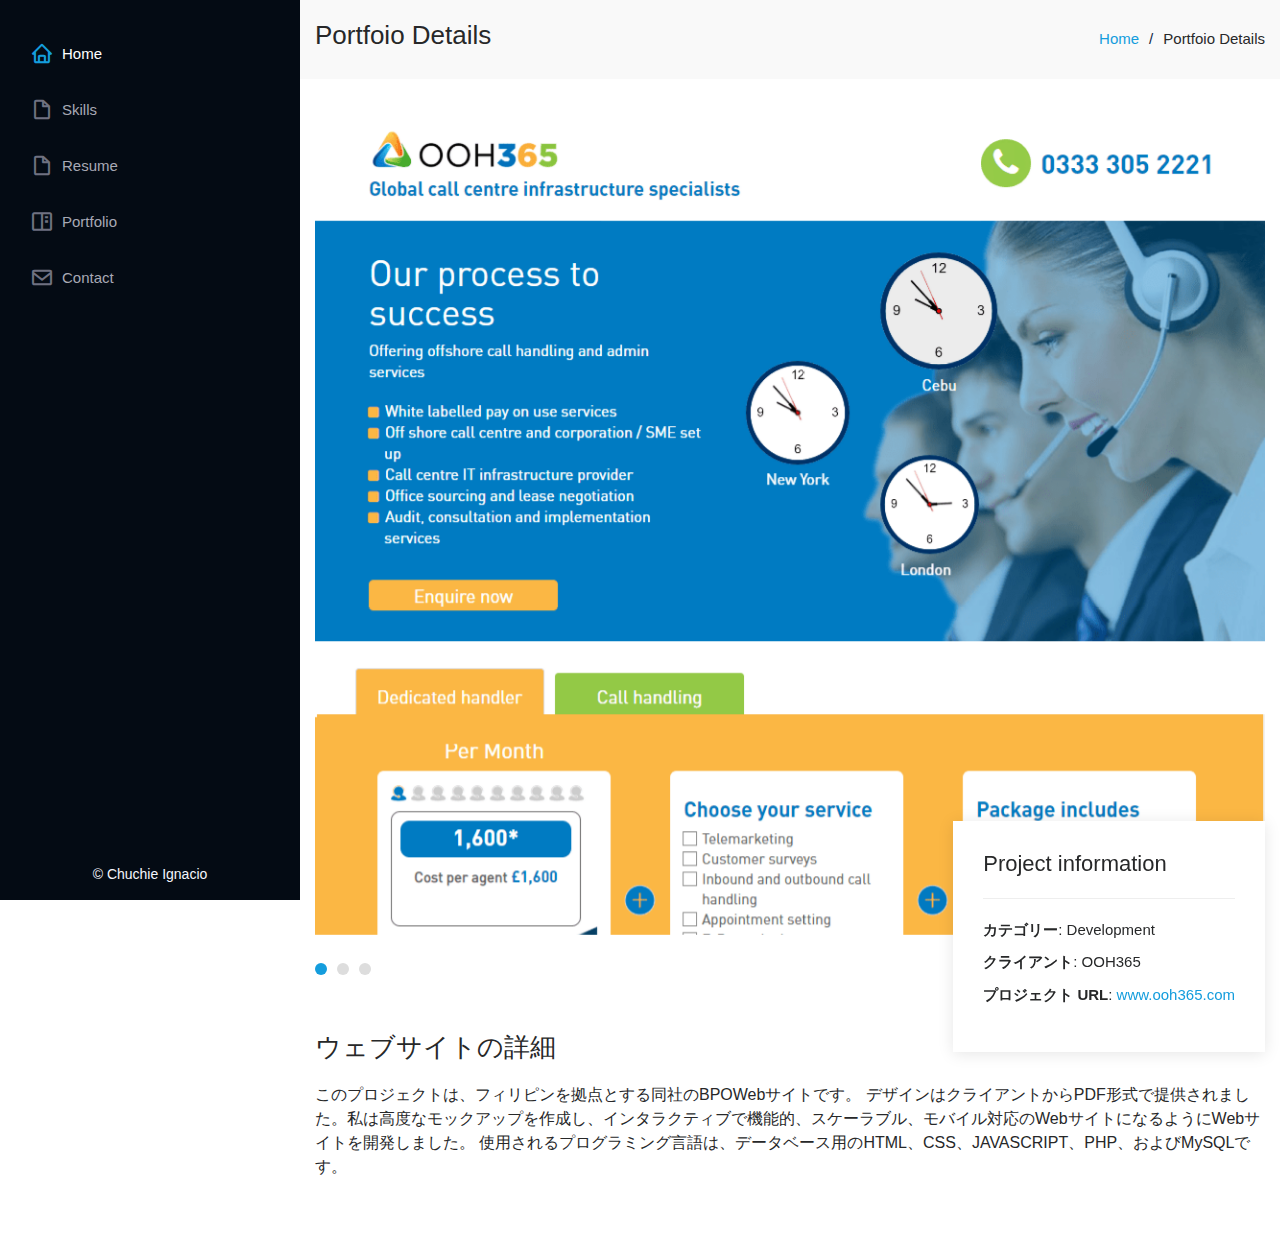
<file: portfolio-details-ooh.html>
<!doctype html>
<html lang = 'en' >
<meta charset='utf-8'>
<meta http-equiv='X-UA-Compatible' content='IE=edge'>
<meta name='viewport' content='width=device-width, initial-scale=1'>
<meta name='description' content=''>
<meta content="" name="keywords">
<meta name='author' content='Chuchie Ignacio'>
<head>
    
    <title>Chuchie Ignacio</title>
      <!-- Favicons -->
  <link href="files/img/favicon.png" rel="icon">
  <link href="files/img/apple-touch-icon.png" rel="apple-touch-icon">


  <!-- Vendor CSS Files -->
  <link href="files/vendor/bootstrap/css/bootstrap.min.css" rel="stylesheet">
  <link href="files/vendor/icofont/icofont.min.css" rel="stylesheet">
  <link href="files/vendor/boxicons/css/boxicons.min.css" rel="stylesheet">
  <link href="files/vendor/venobox/venobox.css" rel="stylesheet">
  <link href="files/vendor/owl.carousel/assets/owl.carousel.min.css" rel="stylesheet">
  <link href="files/vendor/aos/aos.css" rel="stylesheet">

  <!-- CSS  -->
  <link href="files/css/style.css" rel="stylesheet">

    
</head>
<body>
<!-- ======= Mobile nav toggle button ======= -->
<button type="button" class="mobile-nav-toggle d-xl-none"><i class="icofont-navigation-menu"></i></button>

<!-- ======= Header ======= -->
<header id="header">
  <div class="d-flex flex-column">

    

    <nav class="nav-menu">
      <ul>
        <li class="active"><a href="index.html"><i class="bx bx-home"></i> <span>Home</span></a></li>
        <li><a href="index.html#skills"><i class="bx bx-file-blank"></i> <span>Skills</span></a></li>
        <li><a href="index.html#resume"><i class="bx bx-file-blank"></i> <span>Resume</span></a></li>
        <li><a href="index.html#portfolio"><i class="bx bx-book-content"></i> Portfolio</a></li>
        <li><a href="index.html#contact"><i class="bx bx-envelope"></i> Contact</a></li>

      </ul>
    </nav><!-- .nav-menu -->
    <button type="button" class="mobile-nav-toggle d-xl-none"><i class="icofont-navigation-menu"></i></button>

  </div>
</header><!-- End Header -->

<main id="main">
<!-- ======= Breadcrumbs ======= -->
<section id="breadcrumbs" class="breadcrumbs">
  <div class="container">

    <div class="d-flex justify-content-between align-items-center">
      <h2>Portfoio Details</h2>
      <ol>
        <li><a href="index.html">Home</a></li>
        <li>Portfoio Details</li>
      </ol>
    </div>

  </div>
</section><!-- End Breadcrumbs -->

<!-- ======= Portfolio Details Section ======= -->
<section id="portfolio-details" class="portfolio-details">
  <div class="container">

    <div class="portfolio-details-container">

      <div class="owl-carousel portfolio-details-carousel">
        <img src="files/img/portfolio/ooh365-1.png" class="img-fluid" alt="">
        <img src="files/img/portfolio/ooh365-2.png" class="img-fluid" alt="">
        <img src="files/img/portfolio/ooh365-3.png" class="img-fluid" alt="">
      </div>

      <div class="portfolio-info">
        <h3>Project information</h3>
        <ul>
          <li><strong>カテゴリー</strong>: Development</li>
          <li><strong>クライアント</strong>: OOH365</li>
          <li><strong>プロジェクト URL</strong>: <a href="http://ooh365.com/">www.ooh365.com</a></li>
        </ul>
      </div>

    </div>

    <div class="portfolio-description">
      <h2>ウェブサイトの詳細</h2>
      <p>
       このプロジェクトは、フィリピンを拠点とする同社のBPOWebサイトです。 デザインはクライアントからPDF形式で提供されました。私は高度なモックアップを作成し、インタラクティブで機能的、スケーラブル、モバイル対応のWebサイトになるようにWebサイトを開発しました。
        使用されるプログラミング言語は、データベース用のHTML、CSS、JAVASCRIPT、PHP、およびMySQLです。
      </p>
    </div>

  </div>
</section><!-- End Portfolio Details Section -->

</main><!-- End #main -->


<!-- ======= Footer ======= -->
<footer id="footer">
    <div class="container">
      <div class="copyright">
        &copy; Chuchie Ignacio
      </div>
    
    </div>
  </footer><!-- End  Footer -->
  
  <a href="#" class="back-to-top"><i class="icofont-simple-up"></i></a>
  <script src="files/vendor/jquery/jquery.min.js"></script>
  <script src="files/vendor/bootstrap/js/bootstrap.bundle.min.js"></script>
  <script src="files/vendor/jquery.easing/jquery.easing.min.js"></script>
  <script src="files/vendor/php-email-form/validate.js"></script>
  <script src="files/vendor/waypoints/jquery.waypoints.min.js"></script>
  <script src="files/vendor/counterup/counterup.min.js"></script>
  <script src="files/vendor/isotope-layout/isotope.pkgd.min.js"></script>
  <script src="files/vendor/venobox/venobox.min.js"></script>
  <script src="files/vendor/owl.carousel/owl.carousel.min.js"></script>
  <script src="files/vendor/typed.js/typed.min.js"></script>
  <script src="files/vendor/aos/aos.js"></script>
  
  <!-- Template Main JS File -->
  <script src="files/js/main.js"></script>
  
  
  </body>
  
  </html>
</file>
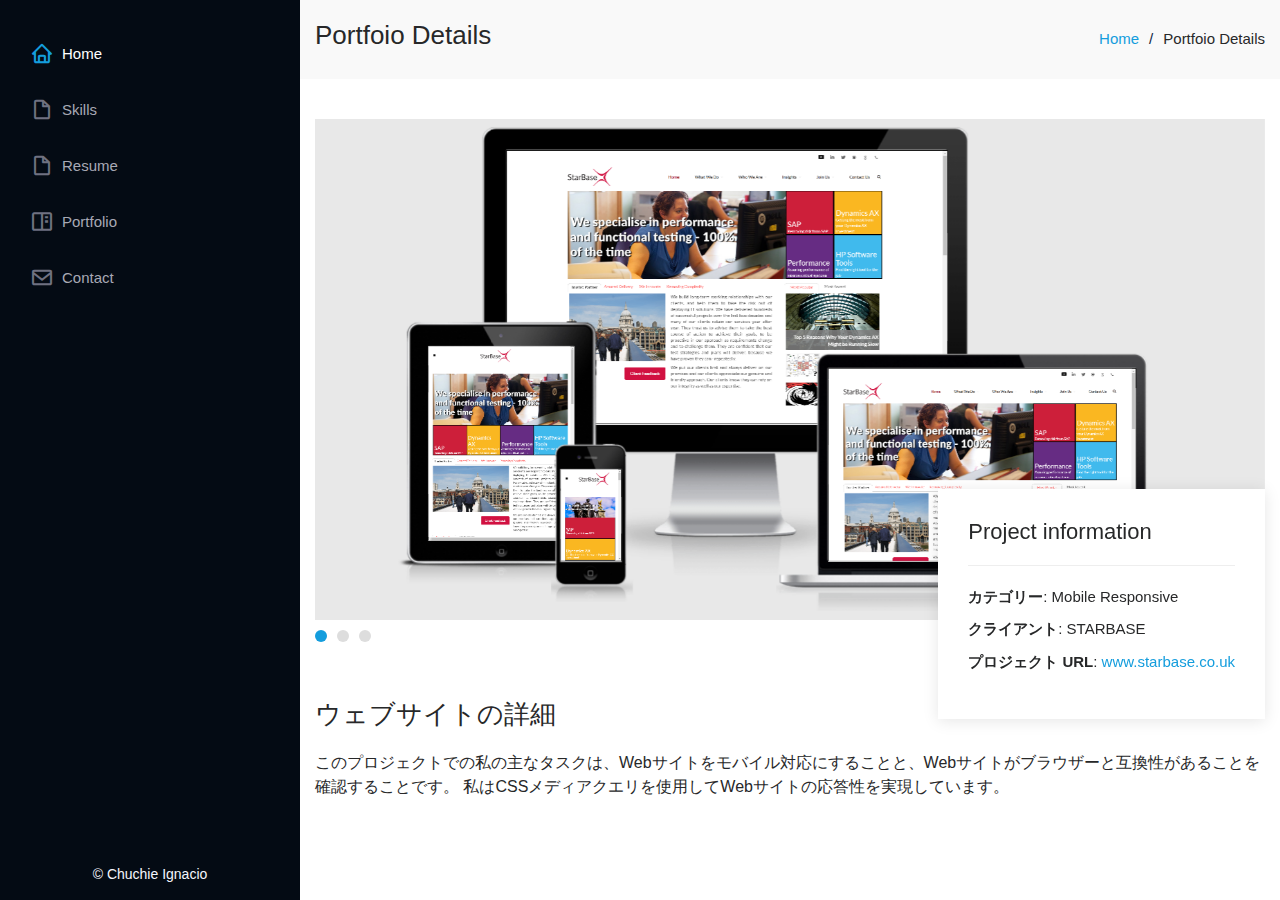
<file: portfolio-details-web3.html>
<!doctype html>
<html lang = 'en' >
<meta charset='utf-8'>
<meta http-equiv='X-UA-Compatible' content='IE=edge'>
<meta name='viewport' content='width=device-width, initial-scale=1'>
<meta name='description' content=''>
<meta content="" name="keywords">
<meta name='author' content='Chuchie Ignacio'>
<head>
    
    <title>Chuchie Ignacio</title>
      <!-- Favicons -->
  <link href="files/img/favicon.png" rel="icon">
  <link href="files/img/apple-touch-icon.png" rel="apple-touch-icon">


  <!-- Vendor CSS Files -->
  <link href="files/vendor/bootstrap/css/bootstrap.min.css" rel="stylesheet">
  <link href="files/vendor/icofont/icofont.min.css" rel="stylesheet">
  <link href="files/vendor/boxicons/css/boxicons.min.css" rel="stylesheet">
  <link href="files/vendor/venobox/venobox.css" rel="stylesheet">
  <link href="files/vendor/owl.carousel/assets/owl.carousel.min.css" rel="stylesheet">
  <link href="files/vendor/aos/aos.css" rel="stylesheet">

  <!-- CSS  -->
  <link href="files/css/style.css" rel="stylesheet">

    
</head>
<body>
<!-- ======= Mobile nav toggle button ======= -->
<button type="button" class="mobile-nav-toggle d-xl-none"><i class="icofont-navigation-menu"></i></button>

<!-- ======= Header ======= -->
<header id="header">
  <div class="d-flex flex-column">

    

    <nav class="nav-menu">
      <ul>
        <li class="active"><a href="index.html"><i class="bx bx-home"></i> <span>Home</span></a></li>
        <li><a href="index.html#skills"><i class="bx bx-file-blank"></i> <span>Skills</span></a></li>
        <li><a href="index.html#resume"><i class="bx bx-file-blank"></i> <span>Resume</span></a></li>
        <li><a href="index.html#portfolio"><i class="bx bx-book-content"></i> Portfolio</a></li>
        <li><a href="index.html#contact"><i class="bx bx-envelope"></i> Contact</a></li>

      </ul>
    </nav><!-- .nav-menu -->
    <button type="button" class="mobile-nav-toggle d-xl-none"><i class="icofont-navigation-menu"></i></button>

  </div>
</header><!-- End Header -->

<main id="main">
<!-- ======= Breadcrumbs ======= -->
<section id="breadcrumbs" class="breadcrumbs">
  <div class="container">

    <div class="d-flex justify-content-between align-items-center">
      <h2>Portfoio Details</h2>
      <ol>
        <li><a href="index.html">Home</a></li>
        <li>Portfoio Details</li>
      </ol>
    </div>

  </div>
</section><!-- End Breadcrumbs -->

<!-- ======= Portfolio Details Section ======= -->
<section id="portfolio-details" class="portfolio-details">
  <div class="container">

    <div class="portfolio-details-container">

      <div class="owl-carousel portfolio-details-carousel">
        <img src="files/img/portfolio/starbase-01.png" class="img-fluid" alt="">
        <img src="files/img/portfolio/starbase-01.png" class="img-fluid" alt="">
        <img src="files/img/portfolio/starbase-01.png" class="img-fluid" alt="">
      </div>

      <div class="portfolio-info">
        <h3>Project information</h3>
        <ul>
          <li><strong>カテゴリー</strong>: Mobile Responsive</li>
          <li><strong>クライアント</strong>: STARBASE</li>
          <li><strong>プロジェクト URL</strong>: <a href="http://www.starbase.co.uk/">www.starbase.co.uk</a></li>
        </ul>
      </div>

    </div>

    <div class="portfolio-description">
      <h2>ウェブサイトの詳細</h2>
      <p>
     このプロジェクトでの私の主なタスクは、Webサイトをモバイル対応にすることと、Webサイトがブラウザーと互換性があることを確認することです。 私はCSSメディアクエリを使用してWebサイトの応答性を実現しています。
      </p>
    </div>

  </div>
</section><!-- End Portfolio Details Section -->

</main><!-- End #main -->

<!-- ======= Footer ======= -->
<footer id="footer">
    <div class="container">
      <div class="copyright">
        &copy; Chuchie Ignacio
      </div>
    
    </div>
  </footer><!-- End  Footer -->
  
  <a href="#" class="back-to-top"><i class="icofont-simple-up"></i></a>
  <script src="files/vendor/jquery/jquery.min.js"></script>
  <script src="files/vendor/bootstrap/js/bootstrap.bundle.min.js"></script>
  <script src="files/vendor/jquery.easing/jquery.easing.min.js"></script>
  <script src="files/vendor/php-email-form/validate.js"></script>
  <script src="files/vendor/waypoints/jquery.waypoints.min.js"></script>
  <script src="files/vendor/counterup/counterup.min.js"></script>
  <script src="files/vendor/isotope-layout/isotope.pkgd.min.js"></script>
  <script src="files/vendor/venobox/venobox.min.js"></script>
  <script src="files/vendor/owl.carousel/owl.carousel.min.js"></script>
  <script src="files/vendor/typed.js/typed.min.js"></script>
  <script src="files/vendor/aos/aos.js"></script>
  
  <!-- Template Main JS File -->
  <script src="files/js/main.js"></script>
  
  
  </body>
  
  </html>
</file>
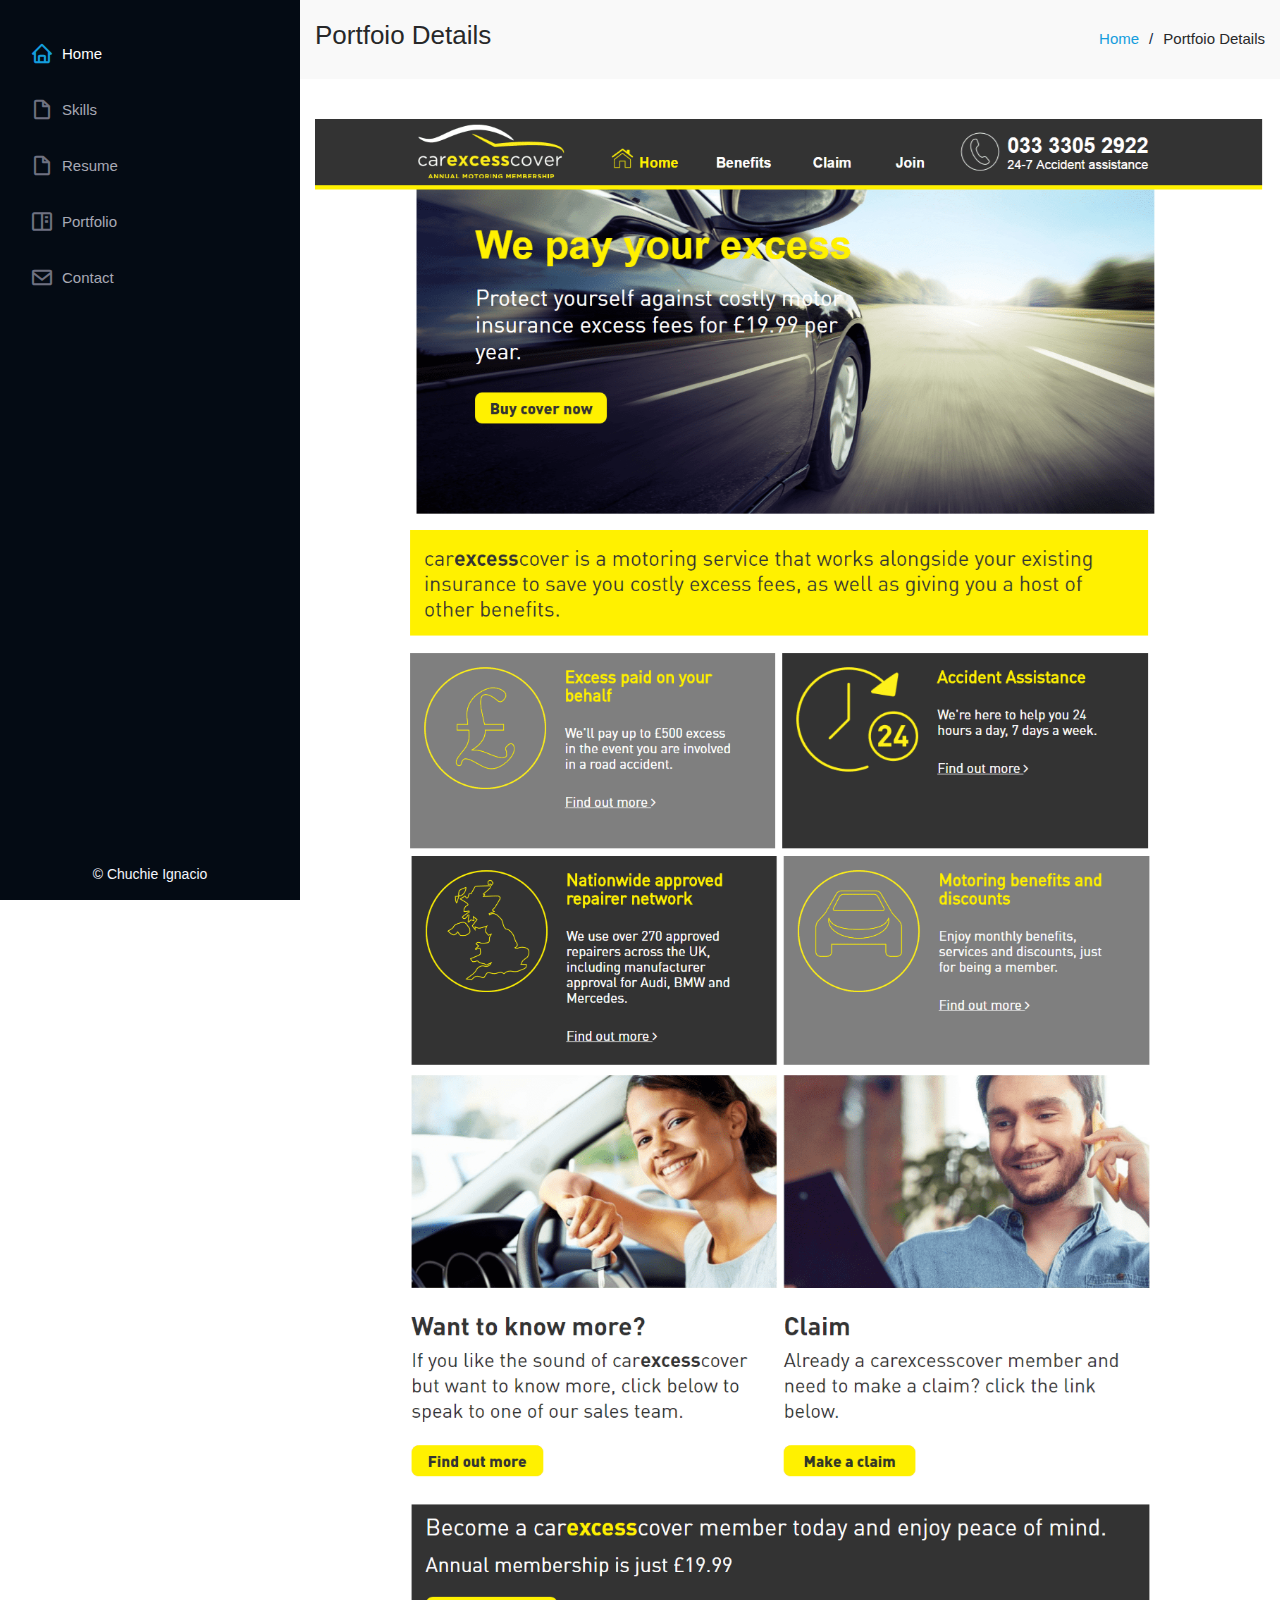
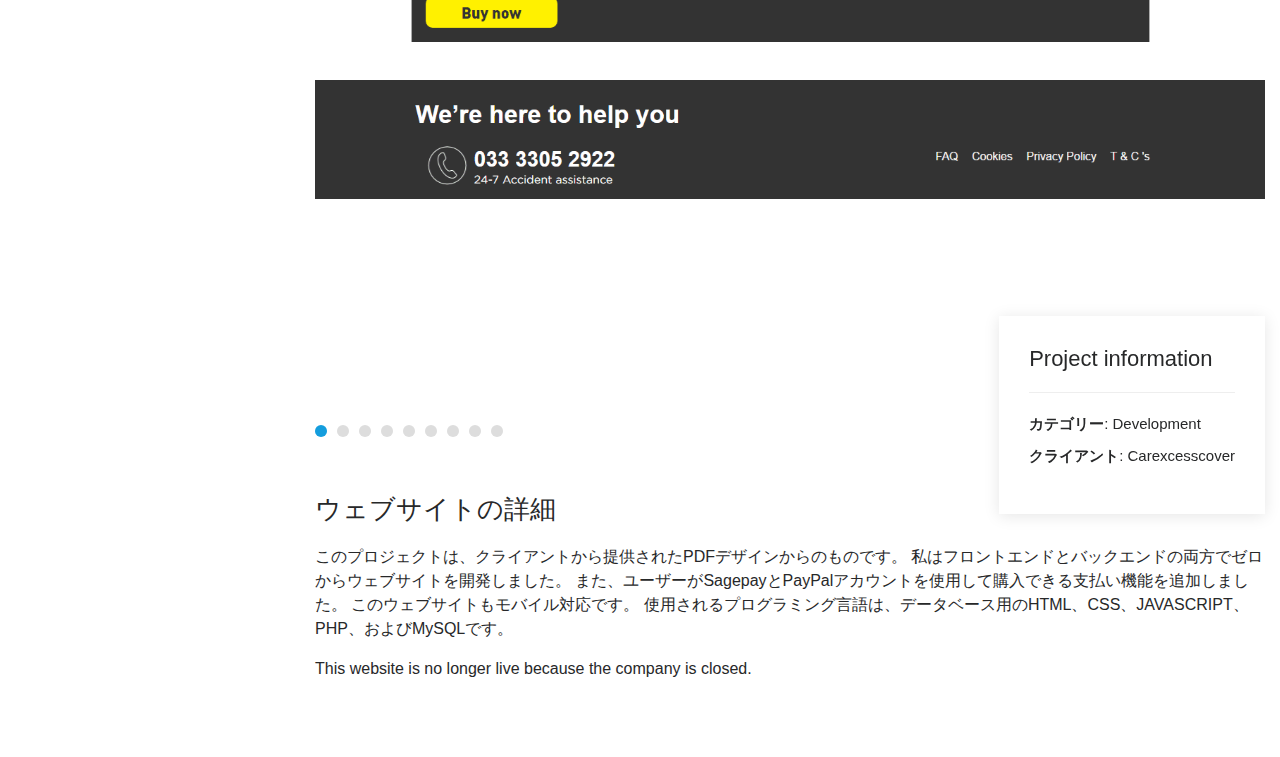
<file: portfolio-details-web4.html>
<!doctype html>
<html lang = 'en' >
<meta charset='utf-8'>
<meta http-equiv='X-UA-Compatible' content='IE=edge'>
<meta name='viewport' content='width=device-width, initial-scale=1'>
<meta name='description' content=''>
<meta content="" name="keywords">
<meta name='author' content='Chuchie Ignacio'>
<head>
    
    <title>Chuchie Ignacio</title>
      <!-- Favicons -->
  <link href="files/img/favicon.png" rel="icon">
  <link href="files/img/apple-touch-icon.png" rel="apple-touch-icon">


  <!-- Vendor CSS Files -->
  <link href="files/vendor/bootstrap/css/bootstrap.min.css" rel="stylesheet">
  <link href="files/vendor/icofont/icofont.min.css" rel="stylesheet">
  <link href="files/vendor/boxicons/css/boxicons.min.css" rel="stylesheet">
  <link href="files/vendor/venobox/venobox.css" rel="stylesheet">
  <link href="files/vendor/owl.carousel/assets/owl.carousel.min.css" rel="stylesheet">
  <link href="files/vendor/aos/aos.css" rel="stylesheet">

  <!-- CSS  -->
  <link href="files/css/style.css" rel="stylesheet">

    
</head>
<body>
<!-- ======= Mobile nav toggle button ======= -->
<button type="button" class="mobile-nav-toggle d-xl-none"><i class="icofont-navigation-menu"></i></button>

<!-- ======= Header ======= -->
<header id="header">
  <div class="d-flex flex-column">

    

    <nav class="nav-menu">
      <ul>
        <li class="active"><a href="index.html"><i class="bx bx-home"></i> <span>Home</span></a></li>
        <li><a href="index.html#skills"><i class="bx bx-file-blank"></i> <span>Skills</span></a></li>
        <li><a href="index.html#resume"><i class="bx bx-file-blank"></i> <span>Resume</span></a></li>
        <li><a href="index.html#portfolio"><i class="bx bx-book-content"></i> Portfolio</a></li>
        <li><a href="index.html#contact"><i class="bx bx-envelope"></i> Contact</a></li>

      </ul>
    </nav><!-- .nav-menu -->
    <button type="button" class="mobile-nav-toggle d-xl-none"><i class="icofont-navigation-menu"></i></button>

  </div>
</header><!-- End Header -->

<main id="main">
<!-- ======= Breadcrumbs ======= -->
<section id="breadcrumbs" class="breadcrumbs">
  <div class="container">

    <div class="d-flex justify-content-between align-items-center">
      <h2>Portfoio Details</h2>
      <ol>
        <li><a href="index.html">Home</a></li>
        <li>Portfoio Details</li>
      </ol>
    </div>

  </div>
</section><!-- End Breadcrumbs -->

<!-- ======= Portfolio Details Section ======= -->
<section id="portfolio-details" class="portfolio-details">
  <div class="container">

    <div class="portfolio-details-container">

      <div class="owl-carousel portfolio-details-carousel">
        <img src="files/img/portfolio/carexcesscover-01.png" class="img-fluid" alt="">
        <img src="files/img/portfolio/carexcesscover-02.png" class="img-fluid" alt="">
        <img src="files/img/portfolio/carexcesscover-03.png" class="img-fluid" alt="">
        <img src="files/img/portfolio/carexcesscover-04.png" class="img-fluid" alt="">
        <img src="files/img/portfolio/carexcesscover-05.png" class="img-fluid" alt="">
        <img src="files/img/portfolio/carexcesscover-06.png" class="img-fluid" alt="">
        <img src="files/img/portfolio/carexcesscover-07.png" class="img-fluid" alt="">
        <img src="files/img/portfolio/carexcesscover-08.png" class="img-fluid" alt="">
        <img src="files/img/portfolio/carexcesscover-09.png" class="img-fluid" alt="">
      </div>

      <div class="portfolio-info">
        <h3>Project information</h3>
        <ul>
          <li><strong>カテゴリー</strong>: Development</li>
          <li><strong>クライアント</strong>: Carexcesscover</li>
        </ul>
      </div>

    </div>

    <div class="portfolio-description">
      <h2>ウェブサイトの詳細</h2>
      <p>
      このプロジェクトは、クライアントから提供されたPDFデザインからのものです。 私はフロントエンドとバックエンドの両方でゼロからウェブサイトを開発しました。 また、ユーザーがSagepayとPayPalアカウントを使用して購入できる支払い機能を追加しました。 このウェブサイトもモバイル対応です。
       使用されるプログラミング言語は、データベース用のHTML、CSS、JAVASCRIPT、PHP、およびMySQLです。
      </p>
      <p>
      This website is no longer live because the company is closed.
      </p>
    </div>

  </div>
</section><!-- End Portfolio Details Section -->

</main><!-- End #main -->


<!-- ======= Footer ======= -->
<footer id="footer">
    <div class="container">
      <div class="copyright">
        &copy; Chuchie Ignacio
      </div>
    
    </div>
  </footer><!-- End  Footer -->
  
  <a href="#" class="back-to-top"><i class="icofont-simple-up"></i></a>
  <script src="files/vendor/jquery/jquery.min.js"></script>
  <script src="files/vendor/bootstrap/js/bootstrap.bundle.min.js"></script>
  <script src="files/vendor/jquery.easing/jquery.easing.min.js"></script>
  <script src="files/vendor/php-email-form/validate.js"></script>
  <script src="files/vendor/waypoints/jquery.waypoints.min.js"></script>
  <script src="files/vendor/counterup/counterup.min.js"></script>
  <script src="files/vendor/isotope-layout/isotope.pkgd.min.js"></script>
  <script src="files/vendor/venobox/venobox.min.js"></script>
  <script src="files/vendor/owl.carousel/owl.carousel.min.js"></script>
  <script src="files/vendor/typed.js/typed.min.js"></script>
  <script src="files/vendor/aos/aos.js"></script>
  
  <!-- Template Main JS File -->
  <script src="files/js/main.js"></script>
  
  
  </body>
  
  </html>
</file>
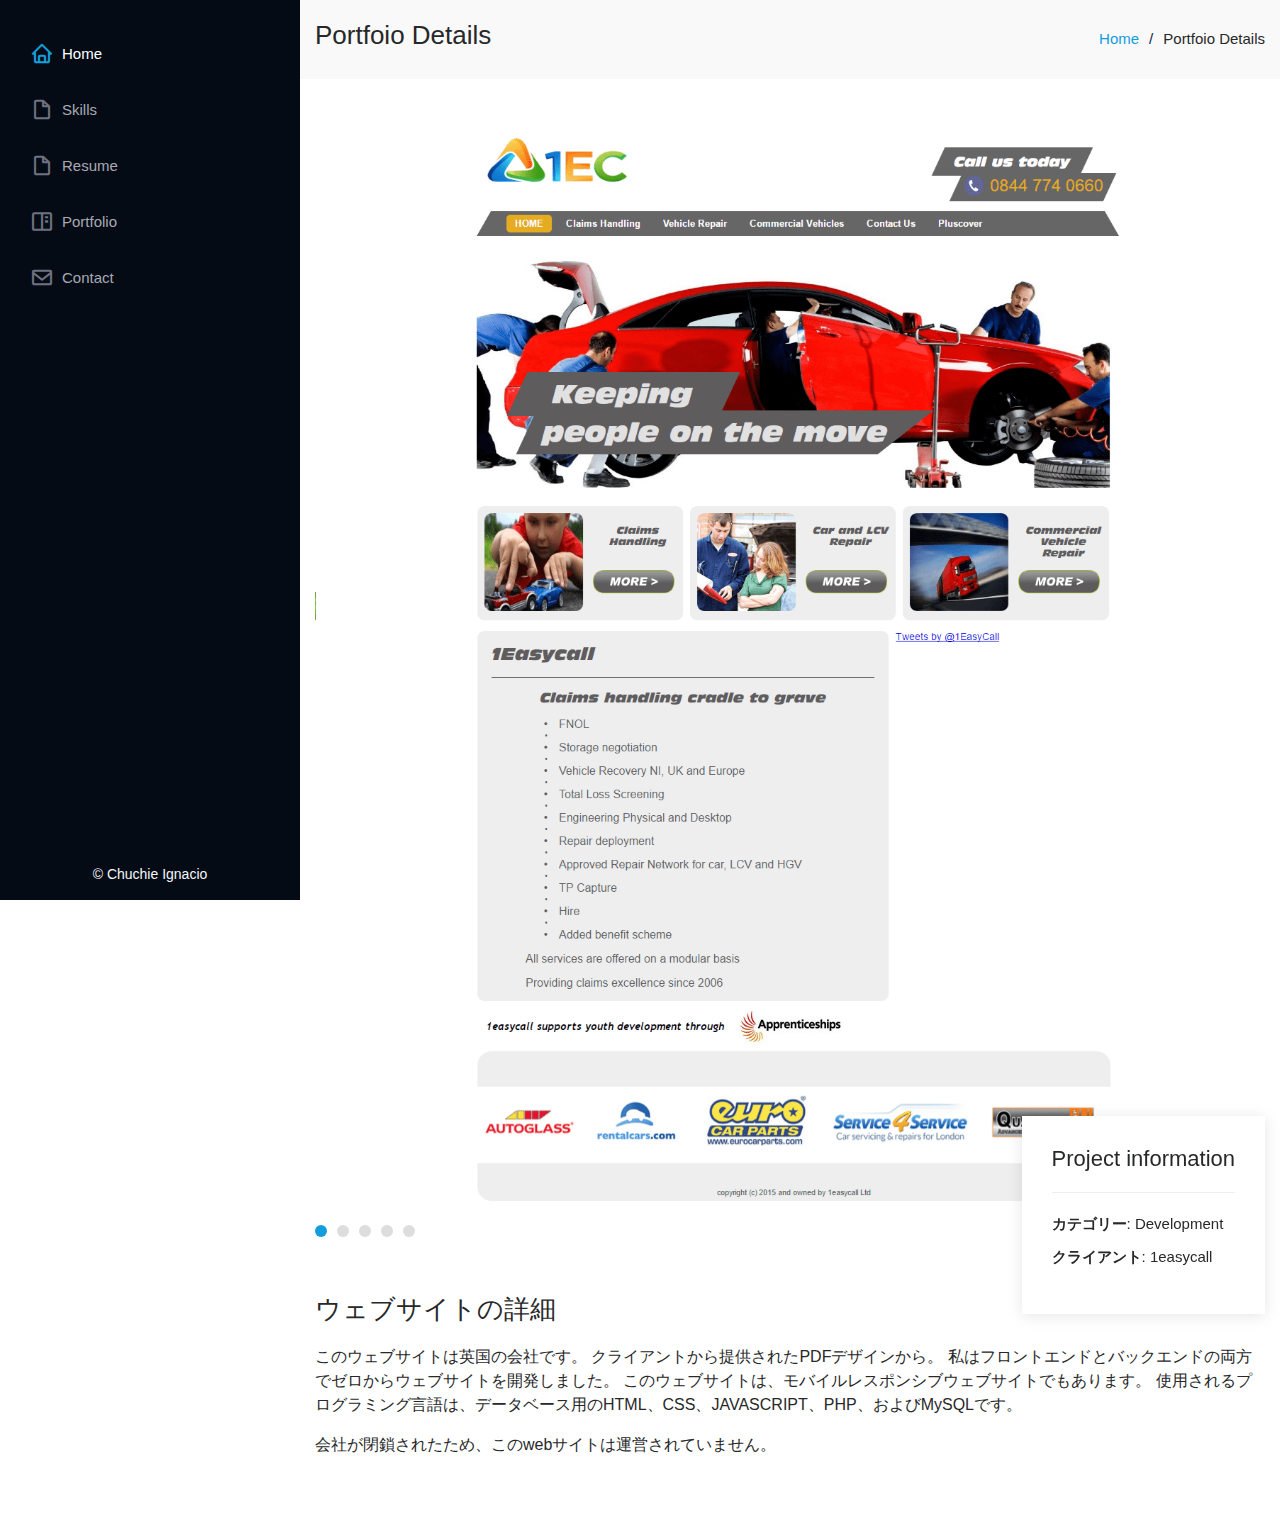
<file: portfolio-details-web5.html>
<!doctype html>
<html lang = 'en' >
<meta charset='utf-8'>
<meta http-equiv='X-UA-Compatible' content='IE=edge'>
<meta name='viewport' content='width=device-width, initial-scale=1'>
<meta name='description' content=''>
<meta content="" name="keywords">
<meta name='author' content='Chuchie Ignacio'>
<head>
    
    <title>Chuchie Ignacio</title>
      <!-- Favicons -->
  <link href="files/img/favicon.png" rel="icon">
  <link href="files/img/apple-touch-icon.png" rel="apple-touch-icon">


  <!-- Vendor CSS Files -->
  <link href="files/vendor/bootstrap/css/bootstrap.min.css" rel="stylesheet">
  <link href="files/vendor/icofont/icofont.min.css" rel="stylesheet">
  <link href="files/vendor/boxicons/css/boxicons.min.css" rel="stylesheet">
  <link href="files/vendor/venobox/venobox.css" rel="stylesheet">
  <link href="files/vendor/owl.carousel/assets/owl.carousel.min.css" rel="stylesheet">
  <link href="files/vendor/aos/aos.css" rel="stylesheet">

  <!-- CSS  -->
  <link href="files/css/style.css" rel="stylesheet">

    
</head>
<body>
<!-- ======= Mobile nav toggle button ======= -->
<button type="button" class="mobile-nav-toggle d-xl-none"><i class="icofont-navigation-menu"></i></button>

<!-- ======= Header ======= -->
<header id="header">
  <div class="d-flex flex-column">

    

    <nav class="nav-menu">
      <ul>
        <li class="active"><a href="index.html"><i class="bx bx-home"></i> <span>Home</span></a></li>
        <li><a href="index.html#skills"><i class="bx bx-file-blank"></i> <span>Skills</span></a></li>
        <li><a href="index.html#resume"><i class="bx bx-file-blank"></i> <span>Resume</span></a></li>
        <li><a href="index.html#portfolio"><i class="bx bx-book-content"></i> Portfolio</a></li>
        <li><a href="index.html#contact"><i class="bx bx-envelope"></i> Contact</a></li>

      </ul>
    </nav><!-- .nav-menu -->
    <button type="button" class="mobile-nav-toggle d-xl-none"><i class="icofont-navigation-menu"></i></button>

  </div>
</header><!-- End Header -->

<main id="main">
<!-- ======= Breadcrumbs ======= -->
<section id="breadcrumbs" class="breadcrumbs">
  <div class="container">

    <div class="d-flex justify-content-between align-items-center">
      <h2>Portfoio Details</h2>
      <ol>
        <li><a href="index.html">Home</a></li>
        <li>Portfoio Details</li>
      </ol>
    </div>

  </div>
</section><!-- End Breadcrumbs -->

<!-- ======= Portfolio Details Section ======= -->
<section id="portfolio-details" class="portfolio-details">
  <div class="container">

    <div class="portfolio-details-container">

      <div class="owl-carousel portfolio-details-carousel">
        <img src="files/img/portfolio/1easycall1.png" class="img-fluid" alt="">
        <img src="files/img/portfolio/1easycall2.png" class="img-fluid" alt="">
        <img src="files/img/portfolio/1easycall3.png" class="img-fluid" alt="">
        <img src="files/img/portfolio/1easycall4.png" class="img-fluid" alt="">
        <img src="files/img/portfolio/1easycall5.png" class="img-fluid" alt="">
      </div>

      <div class="portfolio-info">
        <h3>Project information</h3>
        <ul>
          <li><strong>カテゴリー</strong>: Development</li>
          <li><strong>クライアント</strong>: 1easycall</li>
        </ul>
      </div>

    </div>

    <div class="portfolio-description">
      <h2>ウェブサイトの詳細</h2>
      <p>
    このウェブサイトは英国の会社です。 クライアントから提供されたPDFデザインから。 私はフロントエンドとバックエンドの両方でゼロからウェブサイトを開発しました。 このウェブサイトは、モバイルレスポンシブウェブサイトでもあります。
       使用されるプログラミング言語は、データベース用のHTML、CSS、JAVASCRIPT、PHP、およびMySQLです。
      </p>
      <p>
     会社が閉鎖されたため、このwebサイトは運営されていません。
      </p>
    </div>

  </div>
</section><!-- End Portfolio Details Section -->

</main><!-- End #main -->


<!-- ======= Footer ======= -->
<footer id="footer">
    <div class="container">
      <div class="copyright">
        &copy; Chuchie Ignacio
      </div>
    
    </div>
  </footer><!-- End  Footer -->
  
  <a href="#" class="back-to-top"><i class="icofont-simple-up"></i></a>
  <script src="files/vendor/jquery/jquery.min.js"></script>
  <script src="files/vendor/bootstrap/js/bootstrap.bundle.min.js"></script>
  <script src="files/vendor/jquery.easing/jquery.easing.min.js"></script>
  <script src="files/vendor/php-email-form/validate.js"></script>
  <script src="files/vendor/waypoints/jquery.waypoints.min.js"></script>
  <script src="files/vendor/counterup/counterup.min.js"></script>
  <script src="files/vendor/isotope-layout/isotope.pkgd.min.js"></script>
  <script src="files/vendor/venobox/venobox.min.js"></script>
  <script src="files/vendor/owl.carousel/owl.carousel.min.js"></script>
  <script src="files/vendor/typed.js/typed.min.js"></script>
  <script src="files/vendor/aos/aos.js"></script>
  
  <!-- Template Main JS File -->
  <script src="files/js/main.js"></script>
  
  
  </body>
  
  </html>
</file>
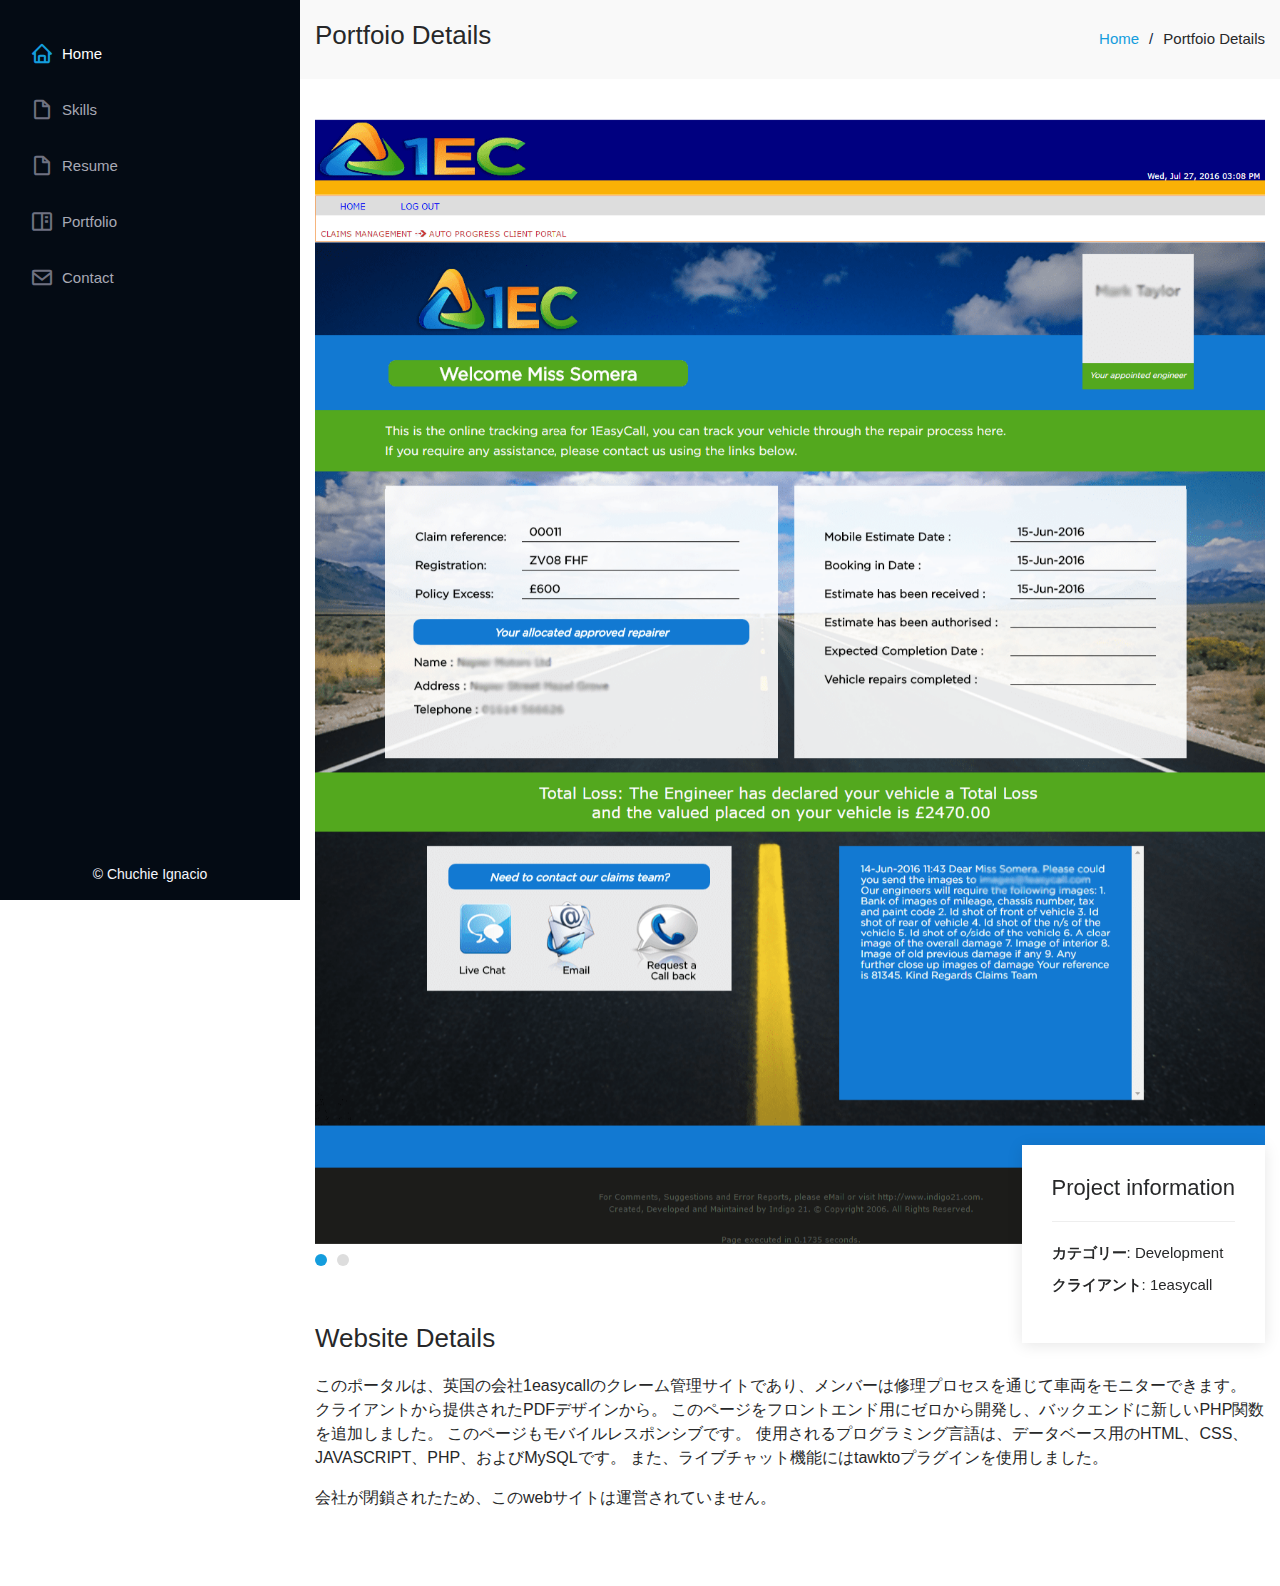
<file: portfolio-details-web6.html>
<!doctype html>
<html lang = 'en' >
<meta charset='utf-8'>
<meta http-equiv='X-UA-Compatible' content='IE=edge'>
<meta name='viewport' content='width=device-width, initial-scale=1'>
<meta name='description' content=''>
<meta content="" name="keywords">
<meta name='author' content='Chuchie Ignacio'>
<head>
    
    <title>Chuchie Ignacio</title>
      <!-- Favicons -->
  <link href="files/img/favicon.png" rel="icon">
  <link href="files/img/apple-touch-icon.png" rel="apple-touch-icon">


  <!-- Vendor CSS Files -->
  <link href="files/vendor/bootstrap/css/bootstrap.min.css" rel="stylesheet">
  <link href="files/vendor/icofont/icofont.min.css" rel="stylesheet">
  <link href="files/vendor/boxicons/css/boxicons.min.css" rel="stylesheet">
  <link href="files/vendor/venobox/venobox.css" rel="stylesheet">
  <link href="files/vendor/owl.carousel/assets/owl.carousel.min.css" rel="stylesheet">
  <link href="files/vendor/aos/aos.css" rel="stylesheet">

  <!-- CSS  -->
  <link href="files/css/style.css" rel="stylesheet">

    
</head>
<body>
<!-- ======= Mobile nav toggle button ======= -->
<button type="button" class="mobile-nav-toggle d-xl-none"><i class="icofont-navigation-menu"></i></button>

<!-- ======= Header ======= -->
<header id="header">
  <div class="d-flex flex-column">

    

    <nav class="nav-menu">
      <ul>
        <li class="active"><a href="index.html"><i class="bx bx-home"></i> <span>Home</span></a></li>
        <li><a href="index.html#skills"><i class="bx bx-file-blank"></i> <span>Skills</span></a></li>
        <li><a href="index.html#resume"><i class="bx bx-file-blank"></i> <span>Resume</span></a></li>
        <li><a href="index.html#portfolio"><i class="bx bx-book-content"></i> Portfolio</a></li>
        <li><a href="index.html#contact"><i class="bx bx-envelope"></i> Contact</a></li>

      </ul>
    </nav><!-- .nav-menu -->
    <button type="button" class="mobile-nav-toggle d-xl-none"><i class="icofont-navigation-menu"></i></button>

  </div>
</header><!-- End Header -->

<main id="main">
<!-- ======= Breadcrumbs ======= -->
<section id="breadcrumbs" class="breadcrumbs">
  <div class="container">

    <div class="d-flex justify-content-between align-items-center">
      <h2>Portfoio Details</h2>
      <ol>
        <li><a href="index.html">Home</a></li>
        <li>Portfoio Details</li>
      </ol>
    </div>

  </div>
</section><!-- End Breadcrumbs -->

<!-- ======= Portfolio Details Section ======= -->
<section id="portfolio-details" class="portfolio-details">
  <div class="container">

    <div class="portfolio-details-container">

      <div class="owl-carousel portfolio-details-carousel">
        <img src="files/img/portfolio/claims-portal-01.png" class="img-fluid" alt="">
        <img src="files/img/portfolio/claims-portal-02.png" class="img-fluid" alt="">

      </div>

      <div class="portfolio-info">
        <h3>Project information</h3>
        <ul>
          <li><strong>カテゴリー</strong>: Development</li>
          <li><strong>クライアント</strong>: 1easycall</li>
        </ul>
      </div>

    </div>

    <div class="portfolio-description">
      <h2>Website Details</h2>
      <p>
      このポータルは、英国の会社1easycallのクレーム管理サイトであり、メンバーは修理プロセスを通じて車両をモニターできます。 クライアントから提供されたPDFデザインから。 このページをフロントエンド用にゼロから開発し、バックエンドに新しいPHP関数を追加しました。
       このページもモバイルレスポンシブです。
       使用されるプログラミング言語は、データベース用のHTML、CSS、JAVASCRIPT、PHP、およびMySQLです。 また、ライブチャット機能にはtawktoプラグインを使用しました。
      </p>
      <p>
      会社が閉鎖されたため、このwebサイトは運営されていません。
      </p>
    </div>

  </div>
</section><!-- End Portfolio Details Section -->

</main><!-- End #main -->

<!-- ======= Footer ======= -->
<footer id="footer">
    <div class="container">
      <div class="copyright">
        &copy; Chuchie Ignacio
      </div>
    
    </div>
  </footer><!-- End  Footer -->
  
  <a href="#" class="back-to-top"><i class="icofont-simple-up"></i></a>
  <script src="files/vendor/jquery/jquery.min.js"></script>
  <script src="files/vendor/bootstrap/js/bootstrap.bundle.min.js"></script>
  <script src="files/vendor/jquery.easing/jquery.easing.min.js"></script>
  <script src="files/vendor/php-email-form/validate.js"></script>
  <script src="files/vendor/waypoints/jquery.waypoints.min.js"></script>
  <script src="files/vendor/counterup/counterup.min.js"></script>
  <script src="files/vendor/isotope-layout/isotope.pkgd.min.js"></script>
  <script src="files/vendor/venobox/venobox.min.js"></script>
  <script src="files/vendor/owl.carousel/owl.carousel.min.js"></script>
  <script src="files/vendor/typed.js/typed.min.js"></script>
  <script src="files/vendor/aos/aos.js"></script>
  
  <!-- Template Main JS File -->
  <script src="files/js/main.js"></script>
  
  
  </body>
  
  </html>
</file>
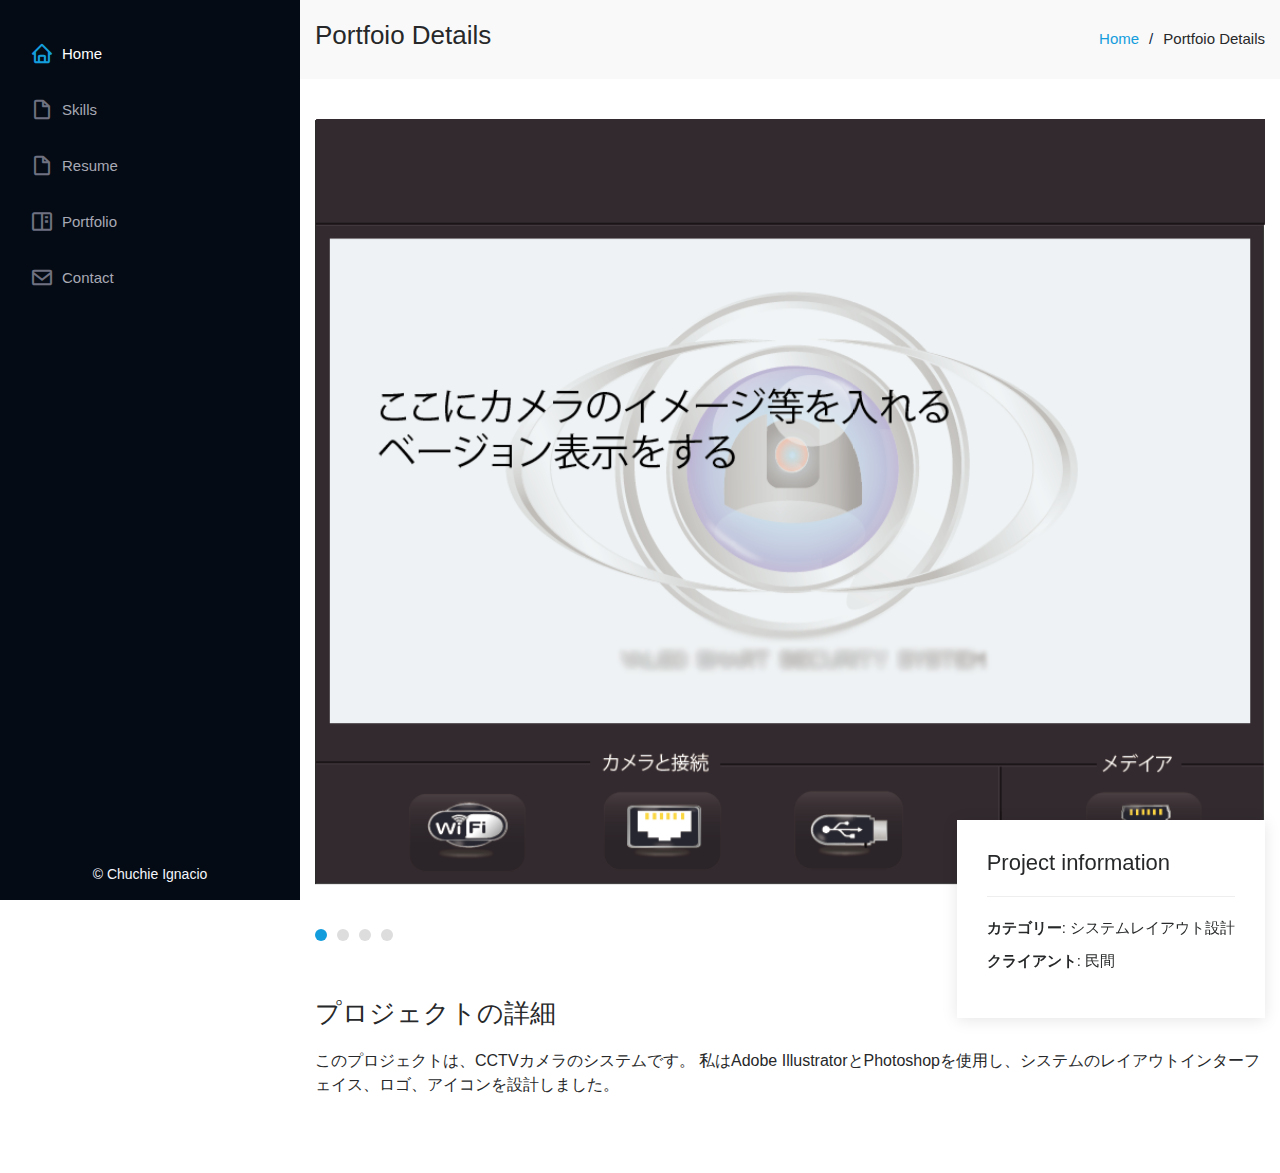
<file: portfolio-layoutdesign.html>
<!doctype html>
<html lang = 'en' >
<meta charset='utf-8'>
<meta http-equiv='X-UA-Compatible' content='IE=edge'>
<meta name='viewport' content='width=device-width, initial-scale=1'>
<meta name='description' content=''>
<meta content="" name="keywords">
<meta name='author' content='Chuchie Ignacio'>
<head>
    
    <title>Chuchie Ignacio</title>
      <!-- Favicons -->
  <link href="files/img/favicon.png" rel="icon">
  <link href="files/img/apple-touch-icon.png" rel="apple-touch-icon">


  <!-- Vendor CSS Files -->
  <link href="files/vendor/bootstrap/css/bootstrap.min.css" rel="stylesheet">
  <link href="files/vendor/icofont/icofont.min.css" rel="stylesheet">
  <link href="files/vendor/boxicons/css/boxicons.min.css" rel="stylesheet">
  <link href="files/vendor/venobox/venobox.css" rel="stylesheet">
  <link href="files/vendor/owl.carousel/assets/owl.carousel.min.css" rel="stylesheet">
  <link href="files/vendor/aos/aos.css" rel="stylesheet">

  <!-- CSS  -->
  <link href="files/css/style.css" rel="stylesheet">

    
</head>
<body>
<!-- ======= Mobile nav toggle button ======= -->
<button type="button" class="mobile-nav-toggle d-xl-none"><i class="icofont-navigation-menu"></i></button>

<!-- ======= Header ======= -->
<header id="header">
  <div class="d-flex flex-column">

    

    <nav class="nav-menu">
      <ul>
        <li class="active"><a href="index.html"><i class="bx bx-home"></i> <span>Home</span></a></li>
        <li><a href="index.html#skills"><i class="bx bx-file-blank"></i> <span>Skills</span></a></li>
        <li><a href="index.html#resume"><i class="bx bx-file-blank"></i> <span>Resume</span></a></li>
        <li><a href="index.html#portfolio"><i class="bx bx-book-content"></i> Portfolio</a></li>
        <li><a href="index.html#contact"><i class="bx bx-envelope"></i> Contact</a></li>

      </ul>
    </nav><!-- .nav-menu -->
    <button type="button" class="mobile-nav-toggle d-xl-none"><i class="icofont-navigation-menu"></i></button>

  </div>
</header><!-- End Header -->

<main id="main">
<!-- ======= Breadcrumbs ======= -->
<section id="breadcrumbs" class="breadcrumbs">
  <div class="container">

    <div class="d-flex justify-content-between align-items-center">
      <h2>Portfoio Details</h2>
      <ol>
        <li><a href="index.html">Home</a></li>
        <li>Portfoio Details</li>
      </ol>
    </div>

  </div>
</section><!-- End Breadcrumbs -->
<!-- ======= Portfolio Details Section ======= -->
<section id="portfolio-details" class="portfolio-details">
  <div class="container">

    <div class="portfolio-details-container" id="layout">

      <div class="owl-carousel portfolio-details-carousel">
        <img src="files/img/portfolio/layout1.png" class="img-fluid" alt="layout-home">
        <img src="files/img/portfolio/layout.png" class="img-fluid" alt="layout">
        <img src="files/img/portfolio/layouticons.png" class="img-fluid" alt="layout-icons">
        <img src="files/img/portfolio/layout-logo.png" class="img-fluid" alt="layout-logo">

      </div>

      <div class="portfolio-info">
        <h3>Project information</h3>
        <ul>
          <li><strong>カテゴリー</strong>: システムレイアウト設計</li>
          <li><strong>クライアント</strong>: 民間</li>
        </ul>
      </div>

    </div>

    <div class="portfolio-description">
      <h2>プロジェクトの詳細</h2>
      <p>
     このプロジェクトは、CCTVカメラのシステムです。 私はAdobe IllustratorとPhotoshopを使用し、システムのレイアウトインターフェイス、ロゴ、アイコンを設計しました。
      </p>
    </div>

  </div>
</section><!-- End Portfolio Details Section -->

</main><!-- End #main -->



<!-- ======= Footer ======= -->
<footer id="footer">
    <div class="container">
      <div class="copyright">
        &copy; Chuchie Ignacio
      </div>
    
    </div>
  </footer><!-- End  Footer -->
  
  <a href="#" class="back-to-top"><i class="icofont-simple-up"></i></a>
  <script src="files/vendor/jquery/jquery.min.js"></script>
  <script src="files/vendor/bootstrap/js/bootstrap.bundle.min.js"></script>
  <script src="files/vendor/jquery.easing/jquery.easing.min.js"></script>
  <script src="files/vendor/php-email-form/validate.js"></script>
  <script src="files/vendor/waypoints/jquery.waypoints.min.js"></script>
  <script src="files/vendor/counterup/counterup.min.js"></script>
  <script src="files/vendor/isotope-layout/isotope.pkgd.min.js"></script>
  <script src="files/vendor/venobox/venobox.min.js"></script>
  <script src="files/vendor/owl.carousel/owl.carousel.min.js"></script>
  <script src="files/vendor/typed.js/typed.min.js"></script>
  <script src="files/vendor/aos/aos.js"></script>
  
  <!-- Template Main JS File -->
  <script src="files/js/main.js"></script>
  
  
  </body>
  
  </html>
</file>
<file: files/vendor/venobox/venobox.css>
/* ------ venobox.css --------*/
.vbox-overlay *, .vbox-overlay *:before, .vbox-overlay *:after{
    -webkit-backface-visibility: hidden;
    -webkit-box-sizing:border-box;
    -moz-box-sizing:border-box;
    box-sizing:border-box;
}
.vbox-overlay * { 
    -webkit-backface-visibility: visible;
    backface-visibility: visible;
}
.vbox-overlay{
    display: -webkit-flex;
    display: flex;
    -webkit-flex-direction: column;
    flex-direction: column;
    -webkit-justify-content: center;
    justify-content: center;
    -webkit-align-items: center;
    align-items: center;
    position: fixed;
    left: 0;
    top: 0;
    bottom: 0;
    right: 0;
    z-index: 999999;
}

/* ----- navigation ----- */
.vbox-title{
    width: 100%;
    height: 40px;
    float: left;
    text-align: center;
    line-height: 28px;
    font-size: 12px;
    padding: 6px 50px;
    overflow: hidden;
    position: fixed;
    display: none;
    left: 0;
    z-index: 89;
}
.vbox-close{
    cursor: pointer;
    position: fixed;
    top: -1px;
    right: 0;
    width: 50px;
    height: 40px;
    padding: 6px;
    display: block;
    background-position:10px center;
    overflow: hidden;
    font-size: 24px;
    line-height: 1;
    text-align: center;
    z-index: 99;
}
.vbox-left{
    cursor: pointer;
    position: fixed;
    left: 0;
    height: 40px;
    overflow: hidden;
    line-height: 28px;
    font-size: 12px;
    z-index: 99;
    display: flex;
    align-items:center;
}
.vbox-num{
    display: inline-block;
    margin: 6px 0 6px 15px;
}
/* ----- Social share ----- */
.vbox-share{
    line-height: 28px;
    font-size: 12px;
    overflow: hidden;
    position: fixed;
    left: 0;
    z-index: 98;
    display: flex;
    align-items:center;
    justify-content: center;
    width: 100%;
    text-align: center;
}
.vbox-share svg{
    max-height: 28px;
    width: 28px;
    z-index: 10;
    margin-left: 12px;
    margin-top: 6px;
    margin-bottom: 6px;
    vertical-align: middle;
}


/* ----- navigation ARROWS ----- */
.vbox-next, .vbox-prev{
    position: fixed;
    top: 50%;
    margin-top: -15px;
    overflow: hidden;
    cursor: pointer;
    display: block;
    width: 45px;
    height: 45px;
    z-index: 99;
}
.vbox-next span, .vbox-prev span{
    position: relative;
    width: 20px;
    height: 20px;
    border: 2px solid transparent;
    border-top-color: #B6B6B6;
    border-right-color: #B6B6B6;
    text-indent: -100px;
    position: absolute;
    top: 8px;
    display: block;
}
.vbox-prev{
    left: 15px;
}
.vbox-next{
    right: 15px;
}
.vbox-prev span{
    left: 10px;
    -ms-transform: rotate(-135deg);
    -webkit-transform: rotate(-135deg);
    transform: rotate(-135deg);
}
.vbox-next span{
    -ms-transform: rotate(45deg);
    -webkit-transform: rotate(45deg);
    transform: rotate(45deg);
    right: 10px;
}
/* ------- inline window ------ */
.vbox-inline{
    width: 420px;
    height: 315px;
    height: 70vh;
    padding: 10px;
    background: #fff;
    margin: 0 auto;
    overflow: auto;
    text-align: left;
}
/* ------- Video & iFrames window ------ */
.venoframe{
    max-width: 100%;
    width: 100%;
    border: none;
    width: 100%;
    height: 260px;
    height: 70vh;
}
.venoframe.vbvid{
    height: 260px;
}
@media (min-width: 768px) {
    .venoframe, .vbox-inline{
        width: 90%;
        height: 360px;
        height: 70vh;
    }
    .venoframe.vbvid{
        width: 640px;
        height: 360px;
    }
}
@media (min-width: 992px) {
    .venoframe, .vbox-inline{
        max-width: 1200px;
        width: 80%;
        height: 540px;
        height: 70vh;
    }
    .venoframe.vbvid{
        width: 960px;
        height: 540px;
    }
}
/* 
Please do NOT edit this part! 
or at least read this note: http://i.imgur.com/7C0ws9e.gif
*/
.vbox-open{
    overflow: hidden;
}
.vbox-container{
    position: absolute;
    left: 0;
    right: 0;
    top: 0;
    bottom: 0;
    overflow-x: hidden;
    overflow-y: scroll;
    overflow-scrolling: touch;
    -webkit-overflow-scrolling: touch;
    z-index: 20;
    max-height: 100%;

}

.vbox-content{
    text-align: center;
    float: left;
    width: 100%;
    position: relative;
    overflow: hidden;
    padding: 20px 4%;
}
.vbox-container img{
    max-width: 100%;
    height: auto;
}
.vbox-figlio{
    box-shadow: 0 0 12px rgba(0,0,0,0.19), 0 6px 6px rgba(0,0,0,0.23);
    max-width: 100%;
    text-align: initial;
}
img.vbox-figlio{
    -webkit-user-select: none;
-khtml-user-select: none;
-moz-user-select: none;
-o-user-select: none;
user-select: none;
}
.vbox-content.swipe-left{
    margin-left: -200px !important;
}
.vbox-content.swipe-right{
    margin-left: 200px !important;
}
.vbox-animated{
    webkit-transition: margin 300ms ease-out;
    transition: margin 300ms ease-out;
}

/* ---------- preloader ----------
 * SPINKIT 
 * http://tobiasahlin.com/spinkit/
-------------------------------- */
.sk-double-bounce,.sk-rotating-plane{width:40px;height:40px;margin:40px auto}.sk-rotating-plane{background-color:#333;-webkit-animation:sk-rotatePlane 1.2s infinite ease-in-out;animation:sk-rotatePlane 1.2s infinite ease-in-out}@-webkit-keyframes sk-rotatePlane{0%{-webkit-transform:perspective(120px) rotateX(0) rotateY(0);transform:perspective(120px) rotateX(0) rotateY(0)}50%{-webkit-transform:perspective(120px) rotateX(-180.1deg) rotateY(0);transform:perspective(120px) rotateX(-180.1deg) rotateY(0)}100%{-webkit-transform:perspective(120px) rotateX(-180deg) rotateY(-179.9deg);transform:perspective(120px) rotateX(-180deg) rotateY(-179.9deg)}}@keyframes sk-rotatePlane{0%{-webkit-transform:perspective(120px) rotateX(0) rotateY(0);transform:perspective(120px) rotateX(0) rotateY(0)}50%{-webkit-transform:perspective(120px) rotateX(-180.1deg) rotateY(0);transform:perspective(120px) rotateX(-180.1deg) rotateY(0)}100%{-webkit-transform:perspective(120px) rotateX(-180deg) rotateY(-179.9deg);transform:perspective(120px) rotateX(-180deg) rotateY(-179.9deg)}}.sk-double-bounce{position:relative}.sk-double-bounce .sk-child{width:100%;height:100%;border-radius:50%;background-color:#333;opacity:.6;position:absolute;top:0;left:0;-webkit-animation:sk-doubleBounce 2s infinite ease-in-out;animation:sk-doubleBounce 2s infinite ease-in-out}.sk-chasing-dots .sk-child,.sk-spinner-pulse,.sk-three-bounce .sk-child{background-color:#333;border-radius:100%}.sk-double-bounce .sk-double-bounce2{-webkit-animation-delay:-1s;animation-delay:-1s}@-webkit-keyframes sk-doubleBounce{0%,100%{-webkit-transform:scale(0);transform:scale(0)}50%{-webkit-transform:scale(1);transform:scale(1)}}@keyframes sk-doubleBounce{0%,100%{-webkit-transform:scale(0);transform:scale(0)}50%{-webkit-transform:scale(1);transform:scale(1)}}.sk-wave{margin:40px auto;width:50px;height:40px;text-align:center;font-size:10px}.sk-wave .sk-rect{background-color:#333;height:100%;width:6px;display:inline-block;-webkit-animation:sk-waveStretchDelay 1.2s infinite ease-in-out;animation:sk-waveStretchDelay 1.2s infinite ease-in-out}.sk-wave .sk-rect1{-webkit-animation-delay:-1.2s;animation-delay:-1.2s}.sk-wave .sk-rect2{-webkit-animation-delay:-1.1s;animation-delay:-1.1s}.sk-wave .sk-rect3{-webkit-animation-delay:-1s;animation-delay:-1s}.sk-wave .sk-rect4{-webkit-animation-delay:-.9s;animation-delay:-.9s}.sk-wave .sk-rect5{-webkit-animation-delay:-.8s;animation-delay:-.8s}@-webkit-keyframes sk-waveStretchDelay{0%,100%,40%{-webkit-transform:scaleY(.4);transform:scaleY(.4)}20%{-webkit-transform:scaleY(1);transform:scaleY(1)}}@keyframes sk-waveStretchDelay{0%,100%,40%{-webkit-transform:scaleY(.4);transform:scaleY(.4)}20%{-webkit-transform:scaleY(1);transform:scaleY(1)}}.sk-wandering-cubes{margin:40px auto;width:40px;height:40px;position:relative}.sk-wandering-cubes .sk-cube{background-color:#333;width:10px;height:10px;position:absolute;top:0;left:0;-webkit-animation:sk-wanderingCube 1.8s ease-in-out -1.8s infinite both;animation:sk-wanderingCube 1.8s ease-in-out -1.8s infinite both}.sk-chasing-dots,.sk-spinner-pulse{width:40px;height:40px;margin:40px auto}.sk-wandering-cubes .sk-cube2{-webkit-animation-delay:-.9s;animation-delay:-.9s}@-webkit-keyframes sk-wanderingCube{0%{-webkit-transform:rotate(0);transform:rotate(0)}25%{-webkit-transform:translateX(30px) rotate(-90deg) scale(.5);transform:translateX(30px) rotate(-90deg) scale(.5)}50%{-webkit-transform:translateX(30px) translateY(30px) rotate(-179deg);transform:translateX(30px) translateY(30px) rotate(-179deg)}50.1%{-webkit-transform:translateX(30px) translateY(30px) rotate(-180deg);transform:translateX(30px) translateY(30px) rotate(-180deg)}75%{-webkit-transform:translateX(0) translateY(30px) rotate(-270deg) scale(.5);transform:translateX(0) translateY(30px) rotate(-270deg) scale(.5)}100%{-webkit-transform:rotate(-360deg);transform:rotate(-360deg)}}@keyframes sk-wanderingCube{0%{-webkit-transform:rotate(0);transform:rotate(0)}25%{-webkit-transform:translateX(30px) rotate(-90deg) scale(.5);transform:translateX(30px) rotate(-90deg) scale(.5)}50%{-webkit-transform:translateX(30px) translateY(30px) rotate(-179deg);transform:translateX(30px) translateY(30px) rotate(-179deg)}50.1%{-webkit-transform:translateX(30px) translateY(30px) rotate(-180deg);transform:translateX(30px) translateY(30px) rotate(-180deg)}75%{-webkit-transform:translateX(0) translateY(30px) rotate(-270deg) scale(.5);transform:translateX(0) translateY(30px) rotate(-270deg) scale(.5)}100%{-webkit-transform:rotate(-360deg);transform:rotate(-360deg)}}.sk-spinner-pulse{-webkit-animation:sk-pulseScaleOut 1s infinite ease-in-out;animation:sk-pulseScaleOut 1s infinite ease-in-out}@-webkit-keyframes sk-pulseScaleOut{0%{-webkit-transform:scale(0);transform:scale(0)}100%{-webkit-transform:scale(1);transform:scale(1);opacity:0}}@keyframes sk-pulseScaleOut{0%{-webkit-transform:scale(0);transform:scale(0)}100%{-webkit-transform:scale(1);transform:scale(1);opacity:0}}.sk-chasing-dots{position:relative;text-align:center;-webkit-animation:sk-chasingDotsRotate 2s infinite linear;animation:sk-chasingDotsRotate 2s infinite linear}.sk-chasing-dots .sk-child{width:60%;height:60%;display:inline-block;position:absolute;top:0;-webkit-animation:sk-chasingDotsBounce 2s infinite ease-in-out;animation:sk-chasingDotsBounce 2s infinite ease-in-out}.sk-chasing-dots .sk-dot2{top:auto;bottom:0;-webkit-animation-delay:-1s;animation-delay:-1s}@-webkit-keyframes sk-chasingDotsRotate{100%{-webkit-transform:rotate(360deg);transform:rotate(360deg)}}@keyframes sk-chasingDotsRotate{100%{-webkit-transform:rotate(360deg);transform:rotate(360deg)}}@-webkit-keyframes sk-chasingDotsBounce{0%,100%{-webkit-transform:scale(0);transform:scale(0)}50%{-webkit-transform:scale(1);transform:scale(1)}}@keyframes sk-chasingDotsBounce{0%,100%{-webkit-transform:scale(0);transform:scale(0)}50%{-webkit-transform:scale(1);transform:scale(1)}}.sk-three-bounce{margin:40px auto;width:80px;text-align:center}.sk-three-bounce .sk-child{width:20px;height:20px;display:inline-block;-webkit-animation:sk-three-bounce 1.4s ease-in-out 0s infinite both;animation:sk-three-bounce 1.4s ease-in-out 0s infinite both}.sk-circle .sk-child:before,.sk-fading-circle .sk-circle:before{display:block;border-radius:100%;content:'';background-color:#333}.sk-three-bounce .sk-bounce1{-webkit-animation-delay:-.32s;animation-delay:-.32s}.sk-three-bounce .sk-bounce2{-webkit-animation-delay:-.16s;animation-delay:-.16s}@-webkit-keyframes sk-three-bounce{0%,100%,80%{-webkit-transform:scale(0);transform:scale(0)}40%{-webkit-transform:scale(1);transform:scale(1)}}@keyframes sk-three-bounce{0%,100%,80%{-webkit-transform:scale(0);transform:scale(0)}40%{-webkit-transform:scale(1);transform:scale(1)}}.sk-circle{margin:40px auto;width:40px;height:40px;position:relative}.sk-circle .sk-child{width:100%;height:100%;position:absolute;left:0;top:0}.sk-circle .sk-child:before{margin:0 auto;width:15%;height:15%;-webkit-animation:sk-circleBounceDelay 1.2s infinite ease-in-out both;animation:sk-circleBounceDelay 1.2s infinite ease-in-out both}.sk-circle .sk-circle2{-webkit-transform:rotate(30deg);-ms-transform:rotate(30deg);transform:rotate(30deg)}.sk-circle .sk-circle3{-webkit-transform:rotate(60deg);-ms-transform:rotate(60deg);transform:rotate(60deg)}.sk-circle .sk-circle4{-webkit-transform:rotate(90deg);-ms-transform:rotate(90deg);transform:rotate(90deg)}.sk-circle .sk-circle5{-webkit-transform:rotate(120deg);-ms-transform:rotate(120deg);transform:rotate(120deg)}.sk-circle .sk-circle6{-webkit-transform:rotate(150deg);-ms-transform:rotate(150deg);transform:rotate(150deg)}.sk-circle .sk-circle7{-webkit-transform:rotate(180deg);-ms-transform:rotate(180deg);transform:rotate(180deg)}.sk-circle .sk-circle8{-webkit-transform:rotate(210deg);-ms-transform:rotate(210deg);transform:rotate(210deg)}.sk-circle .sk-circle9{-webkit-transform:rotate(240deg);-ms-transform:rotate(240deg);transform:rotate(240deg)}.sk-circle .sk-circle10{-webkit-transform:rotate(270deg);-ms-transform:rotate(270deg);transform:rotate(270deg)}.sk-circle .sk-circle11{-webkit-transform:rotate(300deg);-ms-transform:rotate(300deg);transform:rotate(300deg)}.sk-circle .sk-circle12{-webkit-transform:rotate(330deg);-ms-transform:rotate(330deg);transform:rotate(330deg)}.sk-circle .sk-circle2:before{-webkit-animation-delay:-1.1s;animation-delay:-1.1s}.sk-circle .sk-circle3:before{-webkit-animation-delay:-1s;animation-delay:-1s}.sk-circle .sk-circle4:before{-webkit-animation-delay:-.9s;animation-delay:-.9s}.sk-circle .sk-circle5:before{-webkit-animation-delay:-.8s;animation-delay:-.8s}.sk-circle .sk-circle6:before{-webkit-animation-delay:-.7s;animation-delay:-.7s}.sk-circle .sk-circle7:before{-webkit-animation-delay:-.6s;animation-delay:-.6s}.sk-circle .sk-circle8:before{-webkit-animation-delay:-.5s;animation-delay:-.5s}.sk-circle .sk-circle9:before{-webkit-animation-delay:-.4s;animation-delay:-.4s}.sk-circle .sk-circle10:before{-webkit-animation-delay:-.3s;animation-delay:-.3s}.sk-circle .sk-circle11:before{-webkit-animation-delay:-.2s;animation-delay:-.2s}.sk-circle .sk-circle12:before{-webkit-animation-delay:-.1s;animation-delay:-.1s}@-webkit-keyframes sk-circleBounceDelay{0%,100%,80%{-webkit-transform:scale(0);transform:scale(0)}40%{-webkit-transform:scale(1);transform:scale(1)}}@keyframes sk-circleBounceDelay{0%,100%,80%{-webkit-transform:scale(0);transform:scale(0)}40%{-webkit-transform:scale(1);transform:scale(1)}}.sk-cube-grid{width:40px;height:40px;margin:40px auto}.sk-cube-grid .sk-cube{width:33.33%;height:33.33%;background-color:#333;float:left;-webkit-animation:sk-cubeGridScaleDelay 1.3s infinite ease-in-out;animation:sk-cubeGridScaleDelay 1.3s infinite ease-in-out}.sk-cube-grid .sk-cube1{-webkit-animation-delay:.2s;animation-delay:.2s}.sk-cube-grid .sk-cube2{-webkit-animation-delay:.3s;animation-delay:.3s}.sk-cube-grid .sk-cube3{-webkit-animation-delay:.4s;animation-delay:.4s}.sk-cube-grid .sk-cube4{-webkit-animation-delay:.1s;animation-delay:.1s}.sk-cube-grid .sk-cube5{-webkit-animation-delay:.2s;animation-delay:.2s}.sk-cube-grid .sk-cube6{-webkit-animation-delay:.3s;animation-delay:.3s}.sk-cube-grid .sk-cube7{-webkit-animation-delay:0ms;animation-delay:0ms}.sk-cube-grid .sk-cube8{-webkit-animation-delay:.1s;animation-delay:.1s}.sk-cube-grid .sk-cube9{-webkit-animation-delay:.2s;animation-delay:.2s}@-webkit-keyframes sk-cubeGridScaleDelay{0%,100%,70%{-webkit-transform:scale3D(1,1,1);transform:scale3D(1,1,1)}35%{-webkit-transform:scale3D(0,0,1);transform:scale3D(0,0,1)}}@keyframes sk-cubeGridScaleDelay{0%,100%,70%{-webkit-transform:scale3D(1,1,1);transform:scale3D(1,1,1)}35%{-webkit-transform:scale3D(0,0,1);transform:scale3D(0,0,1)}}.sk-fading-circle{margin:40px auto;width:40px;height:40px;position:relative}.sk-fading-circle .sk-circle{width:100%;height:100%;position:absolute;left:0;top:0}.sk-fading-circle .sk-circle:before{margin:0 auto;width:15%;height:15%;-webkit-animation:sk-circleFadeDelay 1.2s infinite ease-in-out both;animation:sk-circleFadeDelay 1.2s infinite ease-in-out both}.sk-fading-circle .sk-circle2{-webkit-transform:rotate(30deg);-ms-transform:rotate(30deg);transform:rotate(30deg)}.sk-fading-circle .sk-circle3{-webkit-transform:rotate(60deg);-ms-transform:rotate(60deg);transform:rotate(60deg)}.sk-fading-circle .sk-circle4{-webkit-transform:rotate(90deg);-ms-transform:rotate(90deg);transform:rotate(90deg)}.sk-fading-circle .sk-circle5{-webkit-transform:rotate(120deg);-ms-transform:rotate(120deg);transform:rotate(120deg)}.sk-fading-circle .sk-circle6{-webkit-transform:rotate(150deg);-ms-transform:rotate(150deg);transform:rotate(150deg)}.sk-fading-circle .sk-circle7{-webkit-transform:rotate(180deg);-ms-transform:rotate(180deg);transform:rotate(180deg)}.sk-fading-circle .sk-circle8{-webkit-transform:rotate(210deg);-ms-transform:rotate(210deg);transform:rotate(210deg)}.sk-fading-circle .sk-circle9{-webkit-transform:rotate(240deg);-ms-transform:rotate(240deg);transform:rotate(240deg)}.sk-fading-circle .sk-circle10{-webkit-transform:rotate(270deg);-ms-transform:rotate(270deg);transform:rotate(270deg)}.sk-fading-circle .sk-circle11{-webkit-transform:rotate(300deg);-ms-transform:rotate(300deg);transform:rotate(300deg)}.sk-fading-circle .sk-circle12{-webkit-transform:rotate(330deg);-ms-transform:rotate(330deg);transform:rotate(330deg)}.sk-fading-circle .sk-circle2:before{-webkit-animation-delay:-1.1s;animation-delay:-1.1s}.sk-fading-circle .sk-circle3:before{-webkit-animation-delay:-1s;animation-delay:-1s}.sk-fading-circle .sk-circle4:before{-webkit-animation-delay:-.9s;animation-delay:-.9s}.sk-fading-circle .sk-circle5:before{-webkit-animation-delay:-.8s;animation-delay:-.8s}.sk-fading-circle .sk-circle6:before{-webkit-animation-delay:-.7s;animation-delay:-.7s}.sk-fading-circle .sk-circle7:before{-webkit-animation-delay:-.6s;animation-delay:-.6s}.sk-fading-circle .sk-circle8:before{-webkit-animation-delay:-.5s;animation-delay:-.5s}.sk-fading-circle .sk-circle9:before{-webkit-animation-delay:-.4s;animation-delay:-.4s}.sk-fading-circle .sk-circle10:before{-webkit-animation-delay:-.3s;animation-delay:-.3s}.sk-fading-circle .sk-circle11:before{-webkit-animation-delay:-.2s;animation-delay:-.2s}.sk-fading-circle .sk-circle12:before{-webkit-animation-delay:-.1s;animation-delay:-.1s}@-webkit-keyframes sk-circleFadeDelay{0%,100%,39%{opacity:0}40%{opacity:1}}@keyframes sk-circleFadeDelay{0%,100%,39%{opacity:0}40%{opacity:1}}.sk-folding-cube{margin:40px auto;width:40px;height:40px;position:relative;-webkit-transform:rotateZ(45deg);transform:rotateZ(45deg)}.sk-folding-cube .sk-cube{float:left;width:50%;height:50%;position:relative;-webkit-transform:scale(1.1);-ms-transform:scale(1.1);transform:scale(1.1)}.sk-folding-cube .sk-cube:before{content:'';position:absolute;top:0;left:0;width:100%;height:100%;background-color:#333;-webkit-animation:sk-foldCubeAngle 2.4s infinite linear both;animation:sk-foldCubeAngle 2.4s infinite linear both;-webkit-transform-origin:100% 100%;-ms-transform-origin:100% 100%;transform-origin:100% 100%}.sk-folding-cube .sk-cube2{-webkit-transform:scale(1.1) rotateZ(90deg);transform:scale(1.1) rotateZ(90deg)}.sk-folding-cube .sk-cube3{-webkit-transform:scale(1.1) rotateZ(180deg);transform:scale(1.1) rotateZ(180deg)}.sk-folding-cube .sk-cube4{-webkit-transform:scale(1.1) rotateZ(270deg);transform:scale(1.1) rotateZ(270deg)}.sk-folding-cube .sk-cube2:before{-webkit-animation-delay:.3s;animation-delay:.3s}.sk-folding-cube .sk-cube3:before{-webkit-animation-delay:.6s;animation-delay:.6s}.sk-folding-cube .sk-cube4:before{-webkit-animation-delay:.9s;animation-delay:.9s}@-webkit-keyframes sk-foldCubeAngle{0%,10%{-webkit-transform:perspective(140px) rotateX(-180deg);transform:perspective(140px) rotateX(-180deg);opacity:0}25%,75%{-webkit-transform:perspective(140px) rotateX(0);transform:perspective(140px) rotateX(0);opacity:1}100%,90%{-webkit-transform:perspective(140px) rotateY(180deg);transform:perspective(140px) rotateY(180deg);opacity:0}}@keyframes sk-foldCubeAngle{0%,10%{-webkit-transform:perspective(140px) rotateX(-180deg);transform:perspective(140px) rotateX(-180deg);opacity:0}25%,75%{-webkit-transform:perspective(140px) rotateX(0);transform:perspective(140px) rotateX(0);opacity:1}100%,90%{-webkit-transform:perspective(140px) rotateY(180deg);transform:perspective(140px) rotateY(180deg);opacity:0}}
</file>
<file: files/css/style.css>
body {
  font-family: "Open Sans", sans-serif;
  color: #272829;
}

a {
  color: #149ddd;
}

a:hover {
  color: #37b3ed;
  text-decoration: none;
}

h1, h2, h3, h4, h5, h6 {
  font-family: "Raleway", sans-serif;
}

/*--------------------------------------------------------------
# Back to top button
--------------------------------------------------------------*/
.back-to-top {
  position: fixed;
  display: none;
  width: 40px;
  height: 40px;
  border-radius: 50px;
  right: 15px;
  bottom: 15px;
  background: #149ddd;
  color: #fff;
  transition: display 0.5s ease-in-out;
  z-index: 99999;
}

.back-to-top i {
  font-size: 24px;
  position: absolute;
  top: 7px;
  left: 8px;
}

.back-to-top:hover {
  color: #fff;
  background: #2eafec;
  transition: background 0.2s ease-in-out;
}

/*--------------------------------------------------------------
# Header
--------------------------------------------------------------*/
#header {
  position: fixed;
  top: 0;
  left: 0;
  bottom: 0;
  width: 300px;
  transition: all ease-in-out 0.5s;
  z-index: 9997;
  transition: all 0.5s;
  padding: 0 15px;
  background: #040b14;
  overflow-y: auto;
}

#header .profile img {
  margin: 15px auto;
  display: block;
  width: 120px;
  border: 8px solid #2c2f3f;
}

#header .profile h1 {
  font-size: 24px;
  margin: 0;
  padding: 0;
  font-weight: 600;
  -moz-text-align-last: center;
  text-align-last: center;
  font-family: "Poppins", sans-serif;
}

#header .profile h1 a, #header .profile h1 a:hover {
  color: #fff;
  text-decoration: none;
}

#header .profile .social-links a {
  font-size: 18px;
  display: inline-block;
  background: #212431;
  color: #fff;
  line-height: 1;
  padding: 8px 0;
  margin-right: 4px;
  border-radius: 50%;
  text-align: center;
  width: 36px;
  height: 36px;
  transition: 0.3s;
}

#header .profile .social-links a:hover {
  background: #149ddd;
  color: #fff;
  text-decoration: none;
}

#main {
  margin-left: 300px;
}

@media (max-width: 1199px) {
  #header {
    left: -300px;
  }
  #main {
    margin-left: 0;
  }
}



/*--------------------------------------------------------------
# Navigation Menu
--------------------------------------------------------------*/
/* Desktop Navigation */
.nav-menu {
  padding-top: 30px;
}

.nav-menu * {
  margin: 0;
  padding: 0;
  list-style: none;
}

.nav-menu > ul > li {
  position: relative;
  white-space: nowrap;
}

.nav-menu a {
  display: flex;
  align-items: center;
  color: #a8a9b4;
  padding: 12px 15px;
  margin-bottom: 8px;
  transition: 0.3s;
  font-size: 15px;
}

.nav-menu a i {
  font-size: 24px;
  padding-right: 8px;
  color: #6f7180;
}

.nav-menu a:hover, .nav-menu .active > a, .nav-menu li:hover > a {
  text-decoration: none;
  color: #fff;
}

.nav-menu a:hover i, .nav-menu .active > a i, .nav-menu li:hover > a i {
  color: #149ddd;
}

/* Mobile Navigation */
.mobile-nav-toggle {
  position: fixed;
  right: 15px;
  top: 15px;
  z-index: 9998;
  border: 0;
  background: none;
  font-size: 24px;
  transition: all 0.4s;
  outline: none !important;
  line-height: 1;
  cursor: pointer;
  text-align: right;
}

.mobile-nav-toggle i {
  color: #149ddd;
}

.mobile-nav-active {
  overflow: hidden;
}

.mobile-nav-active #header {
  left: 0;
}

.mobile-nav-active .mobile-nav-toggle i {
  color: #fff;
}

/*--------------------------------------------------------------
# Home Section
--------------------------------------------------------------*/
#home {
  width: 100%;
  height: 100vh;
  background: url("../img/homebg.jpg") top center;
  background-size: cover;
}

#home:before {
  content: "";
  background: rgba(5, 13, 24, 0.3);
  position: absolute;
  bottom: 0;
  top: 0;
  left: 0;
  right: 0;
  z-index: 1;
}

#home .home-container {
  position: relative;
  z-index: 2;
  max-width: 1140px;
}

#home h1 {
  margin: 0 0 10px 0;
  font-size: 64px;
  font-weight: 700;
  line-height: 56px;
  color: #fff;
}

#home p {
  color: #fff;
  margin-bottom: 50px;
  font-size: 26px;
  font-family: "Poppins", sans-serif;
}

#home p span {
  color: #fff;
  padding-bottom: 4px;
  letter-spacing: 1px;
  border-bottom: 3px solid #149ddd;
}

@media (min-width: 1024px) {
  #home {
    background-attachment: fixed;
  }
}

@media (max-width: 768px) {
  #home h1 {
    font-size: 28px;
    line-height: 36px;
  }
  #home h2 {
    font-size: 18px;
    line-height: 24px;
    margin-bottom: 30px;
  }
}

/*--------------------------------------------------------------
# Sections General
--------------------------------------------------------------*/
section {
  padding: 60px 0;
  overflow: hidden;
}

.section-bg {
  background: #f5f8fd;
}

.section-title {
  padding-bottom: 30px;
}

.section-title h2 {
  font-size: 32px;
  font-weight: bold;
  margin-bottom: 20px;
  padding-bottom: 20px;
  position: relative;
  color: #173b6c;
}

.section-title h2::after {
  content: '';
  position: absolute;
  display: block;
  width: 50px;
  height: 3px;
  background: #149ddd;
  bottom: 0;
  left: 0;
}

.section-title p {
  margin-bottom: 0;
}

/*--------------------------------------------------------------
# About
--------------------------------------------------------------*/
.about .content h3 {
  font-weight: 700;
  font-size: 26px;
  color: #173b6c;
}

.about .content ul {
  list-style: none;
  padding: 0;
}

.about .content ul li {
  padding-bottom: 10px;
}

.about .content ul i {
  font-size: 20px;
  padding-right: 2px;
  color: #149ddd;
}

.about .content p:last-child {
  margin-bottom: 0;
}

/*--------------------------------------------------------------
# Facts
--------------------------------------------------------------*/
.facts {
  padding-bottom: 30px;
}

.facts .count-box {
  padding: 30px;
  width: 100%;
}

.facts .count-box i {
  display: block;
  font-size: 44px;
  color: #149ddd;
  float: left;
}

.facts .count-box span {
  font-size: 48px;
  line-height: 40px;
  display: block;
  font-weight: 700;
  color: #050d18;
  margin-left: 60px;
}

.facts .count-box p {
  padding: 15px 0 0 0;
  margin: 0 0 0 60px;
  font-family: "Raleway", sans-serif;
  font-size: 14px;
  color: #122f57;
}

.facts .count-box a {
  font-weight: 600;
  display: block;
  margin-top: 20px;
  color: #122f57;
  font-size: 15px;
  font-family: "Poppins", sans-serif;
  transition: ease-in-out 0.3s;
}

.facts .count-box a:hover {
  color: #1f5297;
}

/*--------------------------------------------------------------
# Skills
--------------------------------------------------------------*/
.skills .progress {
  height: auto;
  display: block;
  background: none;
  padding-bottom: 10px;
}


.skills .progress .skill{
  padding: 10px 0;
  margin: 0 0 6px 0;
  text-transform: uppercase;
  display: block;
  font-size: 13px;
  font-family: "Poppins", sans-serif;
  color: #050d18;
}

.skills-content h4 {
  font-size: 15px;
  font-weight: bold;
}

/*--------------------------------------------------------------
# Resume
--------------------------------------------------------------*/
.resume .resume-title {
  font-size: 26px;
  font-weight: 700;
  margin-top: 20px;
  margin-bottom: 20px;
  color: #050d18;
}

.resume .resume-item {
  padding: 0 0 20px 20px;
  margin-top: -2px;
  border-left: 2px solid #1f5297;
  position: relative;
}

.resume .resume-item h4 {
  line-height: 18px;
  font-size: 18px;
  font-weight: 600;
  text-transform: uppercase;
  font-family: "Poppins", sans-serif;
  color: #050d18;
  margin-bottom: 10px;
}

.resume .resume-item h5 {
  font-size: 16px;
  background: #e4edf9;
  padding: 5px 15px;
  display: inline-block;
  font-weight: 600;
  margin-bottom: 10px;
}

.resume .resume-item ul {
  padding-left: 20px;
}

.resume .resume-item ul li {
  padding-bottom: 10px;
}

.resume .resume-item:last-child {
  padding-bottom: 0;
}

.resume .resume-item::before {
  content: "";
  position: absolute;
  width: 16px;
  height: 16px;
  border-radius: 50px;
  left: -9px;
  top: 0;
  background: #fff;
  border: 2px solid #1f5297;
}

/*--------------------------------------------------------------
# Portfolio
--------------------------------------------------------------*/
.portfolio .portfolio-item {
  margin-bottom: 30px;
}

.portfolio #portfolio-flters {
  padding: 0;
  margin: 0 auto 35px auto;
  list-style: none;
  text-align: center;
  background: #fff;
  border-radius: 50px;
  padding: 2px 15px;
}

.portfolio #portfolio-flters li {
  cursor: pointer;
  display: inline-block;
  padding: 10px 15px 8px 15px;
  font-size: 14px;
  font-weight: 600;
  line-height: 1;
  text-transform: uppercase;
  color: #272829;
  margin-bottom: 5px;
  transition: all 0.3s ease-in-out;
}

.portfolio #portfolio-flters li:hover, .portfolio #portfolio-flters li.filter-active {
  color: #149ddd;
}

.portfolio #portfolio-flters li:last-child {
  margin-right: 0;
}

.portfolio .portfolio-wrap {
  transition: 0.3s;
  position: relative;
  overflow: hidden;
  z-index: 1;
}

.portfolio .portfolio-wrap::before {
  content: "";
  background: rgba(255, 255, 255, 0.5);
  position: absolute;
  left: 0;
  right: 0;
  top: 0;
  bottom: 0;
  transition: all ease-in-out 0.3s;
  z-index: 2;
  opacity: 0;
}

.portfolio .portfolio-wrap .portfolio-links {
  opacity: 1;
  left: 0;
  right: 0;
  bottom: -60px;
  z-index: 3;
  position: absolute;
  transition: all ease-in-out 0.3s;
  display: flex;
  justify-content: center;
}

.portfolio .portfolio-wrap .portfolio-links a {
  color: #fff;
  font-size: 28px;
  text-align: center;
  background: rgba(20, 157, 221, 0.75);
  transition: 0.3s;
  width: 50%;
}

.portfolio .portfolio-wrap .portfolio-links a:hover {
  background: rgba(20, 157, 221, 0.95);
}

.portfolio .portfolio-wrap .portfolio-links a + a {
  border-left: 1px solid #37b3ed;
}

.portfolio .portfolio-wrap:hover::before {
  top: 0;
  left: 0;
  right: 0;
  bottom: 0;
  opacity: 1;
}

.portfolio .portfolio-wrap:hover .portfolio-links {
  opacity: 1;
  bottom: 0;
}

#layout .owl-stage-outer{
  height: 800px;
}

/*--------------------------------------------------------------
# Services
--------------------------------------------------------------*/
.services .icon-box {
  margin-bottom: 20px;
}

.services .icon {
  float: left;
  display: flex;
  align-items: center;
  justify-content: center;
  width: 54px;
  height: 54px;
  background: #149ddd;
  border-radius: 50%;
  transition: 0.5s;
  border: 1px solid #149ddd;
}

.services .icon i {
  color: #fff;
  font-size: 24px;
}

.services .icon-box:hover .icon {
  background: #fff;
}

.services .icon-box:hover .icon i {
  color: #149ddd;
}

.services .title {
  margin-left: 80px;
  font-weight: 700;
  margin-bottom: 15px;
  font-size: 18px;
}

.services .title a {
  color: #343a40;
}

.services .title a:hover {
  color: #149ddd;
}

.services .description {
  margin-left: 80px;
  line-height: 24px;
  font-size: 14px;
}

/*--------------------------------------------------------------
# Testimonials
--------------------------------------------------------------*/
.testimonials .testimonial-item {
  box-sizing: content-box;
  text-align: center;
  min-height: 320px;
}

.testimonials .testimonial-item .testimonial-img {
  width: 90px;
  border-radius: 50%;
  margin: 0 auto;
}

.testimonials .testimonial-item h3 {
  font-size: 18px;
  font-weight: bold;
  margin: 10px 0 5px 0;
  color: #111;
}

.testimonials .testimonial-item h4 {
  font-size: 14px;
  color: #999;
  margin: 0;
}

.testimonials .testimonial-item .quote-icon-left, .testimonials .testimonial-item .quote-icon-right {
  color: #c3e8fa;
  font-size: 26px;
}

.testimonials .testimonial-item .quote-icon-left {
  display: inline-block;
  left: -5px;
  position: relative;
}

.testimonials .testimonial-item .quote-icon-right {
  display: inline-block;
  right: -5px;
  position: relative;
  top: 10px;
}

.testimonials .testimonial-item p {
  font-style: italic;
  margin: 0 15px 15px 15px;
  padding: 20px;
  background: #fff;
  position: relative;
  margin-bottom: 35px;
  border-radius: 6px;
  box-shadow: 0px 2px 15px rgba(0, 0, 0, 0.1);
}

.testimonials .testimonial-item p::after {
  content: "";
  width: 0;
  height: 0;
  border-top: 20px solid #fff;
  border-right: 20px solid transparent;
  border-left: 20px solid transparent;
  position: absolute;
  bottom: -20px;
  left: calc(50% - 20px);
}

.testimonials .owl-nav, .testimonials .owl-dots {
  margin-top: 5px;
  text-align: center;
}

.testimonials .owl-dot {
  display: inline-block;
  margin: 0 5px;
  width: 12px;
  height: 12px;
  border-radius: 50%;
  background-color: #ddd !important;
}

.testimonials .owl-dot.active {
  background-color: #149ddd !important;
}

@media (max-width: 767px) {
  .testimonials {
    margin: 30px 10px;
  }
}

/*--------------------------------------------------------------
# Contact
--------------------------------------------------------------*/
.contact {
  padding-bottom: 130px;
}

.contact .info {
  padding: 30px;
  background: #fff;
  width: 100%;
  box-shadow: 0 0 24px 0 rgba(0, 0, 0, 0.12);
}

.contact .info i {
  font-size: 20px;
  color: #149ddd;
  float: left;
  width: 44px;
  height: 44px;
  background: #dff3fc;
  display: flex;
  justify-content: center;
  align-items: center;
  border-radius: 50px;
  transition: all 0.3s ease-in-out;
}

.contact .info h4 {
  padding: 0 0 0 60px;
  font-size: 22px;
  font-weight: 600;
  margin-bottom: 5px;
  color: #050d18;
}

.contact .info p {
  padding: 0 0 10px 60px;
  margin-bottom: 20px;
  font-size: 14px;
  color: #173b6c;
}

.contact .info .email p {
  padding-top: 5px;
}

.contact .info .social-links {
  padding-left: 60px;
}

.contact .info .social-links a {
  font-size: 18px;
  display: inline-block;
  background: #333;
  color: #fff;
  line-height: 1;
  padding: 8px 0;
  border-radius: 50%;
  text-align: center;
  width: 36px;
  height: 36px;
  transition: 0.3s;
  margin-right: 10px;
}

.contact .info .social-links a:hover {
  background: #149ddd;
  color: #fff;
}

.contact .info .email:hover i, .contact .info .address:hover i, .contact .info .phone:hover i {
  background: #149ddd;
  color: #fff;
}

.contact .php-email-form {
  width: 100%;
  padding: 30px;
  background: #fff;
  box-shadow: 0 0 24px 0 rgba(0, 0, 0, 0.12);
}

.contact .php-email-form .form-group {
  padding-bottom: 8px;
}

.contact .php-email-form .validate {
  display: none;
  color: red;
  margin: 0 0 15px 0;
  font-weight: 400;
  font-size: 13px;
}

.contact .php-email-form .error-message {
  display: none;
  color: #fff;
  background: #ed3c0d;
  text-align: left;
  padding: 15px;
  font-weight: 600;
}

.contact .php-email-form .error-message br + br {
  margin-top: 25px;
}

.contact .php-email-form .sent-message {
  display: none;
  color: #fff;
  background: #18d26e;
  text-align: center;
  padding: 15px;
  font-weight: 600;
}

.contact .php-email-form .loading {
  display: none;
  background: #fff;
  text-align: center;
  padding: 15px;
}

.contact .php-email-form .loading:before {
  content: "";
  display: inline-block;
  border-radius: 50%;
  width: 24px;
  height: 24px;
  margin: 0 10px -6px 0;
  border: 3px solid #18d26e;
  border-top-color: #eee;
  -webkit-animation: animate-loading 1s linear infinite;
  animation: animate-loading 1s linear infinite;
}

.contact .php-email-form input, .contact .php-email-form textarea {
  border-radius: 0;
  box-shadow: none;
  font-size: 14px;
}

.contact .php-email-form input {
  height: 44px;
}

.contact .php-email-form textarea {
  padding: 10px 12px;
}

.contact .php-email-form button[type="submit"] {
  background: #149ddd;
  border: 0;
  padding: 10px 24px;
  color: #fff;
  transition: 0.4s;
  border-radius: 4px;
}

.contact .php-email-form button[type="submit"]:hover {
  background: #37b3ed;
}

@-webkit-keyframes animate-loading {
  0% {
    transform: rotate(0deg);
  }
  100% {
    transform: rotate(360deg);
  }
}

@keyframes animate-loading {
  0% {
    transform: rotate(0deg);
  }
  100% {
    transform: rotate(360deg);
  }
}

/*--------------------------------------------------------------
# Breadcrumbs
--------------------------------------------------------------*/
.breadcrumbs {
  padding: 20px 0;
  background: #f9f9f9;
}

.breadcrumbs h2 {
  font-size: 26px;
  font-weight: 300;
}

.breadcrumbs ol {
  display: flex;
  flex-wrap: wrap;
  list-style: none;
  padding: 0;
  margin: 0;
  font-size: 15px;
}

.breadcrumbs ol li + li {
  padding-left: 10px;
}

.breadcrumbs ol li + li::before {
  display: inline-block;
  padding-right: 10px;
  color: #0e2442;
  content: "/";
}

@media (max-width: 768px) {
  .breadcrumbs .d-flex {
    display: block !important;
  }
  .breadcrumbs ol {
    display: block;
  }
  .breadcrumbs ol li {
    display: inline-block;
  }
}

/*--------------------------------------------------------------
# Portfolio Details
--------------------------------------------------------------*/
.portfolio-details {
  padding-top: 40px;
}

.portfolio-details .portfolio-details-container {
  position: relative;
}

.portfolio-details .portfolio-details-carousel {
  position: relative;
  z-index: 1;
}

.portfolio-details .portfolio-details-carousel .owl-nav, .portfolio-details .portfolio-details-carousel .owl-dots {
  margin-top: 5px;
  text-align: left;
}

.portfolio-details .portfolio-details-carousel .owl-dot {
  display: inline-block;
  margin: 0 10px 0 0;
  width: 12px;
  height: 12px;
  border-radius: 50%;
  background-color: #ddd !important;
}

.portfolio-details .portfolio-details-carousel .owl-dot.active {
  background-color: #149ddd !important;
}

.portfolio-details .portfolio-info {
  padding: 30px;
  position: absolute;
  right: 0;
  bottom: -70px;
  background: #fff;
  box-shadow: 0px 2px 15px rgba(0, 0, 0, 0.1);
  z-index: 2;
}

.portfolio-details .portfolio-info h3 {
  font-size: 22px;
  font-weight: 400;
  margin-bottom: 20px;
  padding-bottom: 20px;
  border-bottom: 1px solid #eee;
}

.portfolio-details .portfolio-info ul {
  list-style: none;
  padding: 0;
  font-size: 15px;
}

.portfolio-details .portfolio-info ul li + li {
  margin-top: 10px;
}

.portfolio-details .portfolio-description {
  padding-top: 50px;
}

.portfolio-details .portfolio-description h2 {
  width: 50%;
  font-size: 26px;
  font-weight: 400;
  margin-bottom: 20px;
}

.portfolio-details .portfolio-description p {
  padding: 0;
}

@media (max-width: 768px) {
  .portfolio-details .portfolio-description h2 {
    width: 100%;
  }
  .portfolio-details .portfolio-info {
    position: static;
    margin-top: 30px;
  }
}

/*--------------------------------------------------------------
# Footer
--------------------------------------------------------------*/
#footer {
  padding: 15px;
  color: #f4f6fd;
  font-size: 14px;
  position: fixed;
  left: 0;
  bottom: 0;
  width: 300px;
  z-index: 9999;
  background: #040b14;
}

#footer .copyright {
  text-align: center;
}

#footer .credits {
  padding-top: 5px;
  text-align: center;
  font-size: 13px;
  color: #eaebf0;
}

@media (max-width: 1199px) {
  #footer {
    position: static;
    width: auto;
    padding-right: 20px 15px;
  }
}

/*--------------------------------------------------------------
# css media query
--------------------------------------------------------------*/

@media only screen and (min-width: 992px) and (max-width: 1040px) {
  #home{
    padding: 0px 20px !important;
  }
  #home p{
    font-size: 23px !important;
  }
  #home h1{
    font-size: 51px;
  }

}

@media only screen and (max-width: 991px) {

  #home img{
    display: block;
    margin: 0 auto;
    width: 40%;
  }
  #home h1 {
    font-size: 7vw !important;
  }
  #home p {
    font-size: 3vw !important;
  }
  .section-title {
    padding-left:20px !important;
    padding-right:20px !important;
  }
}
</file>
